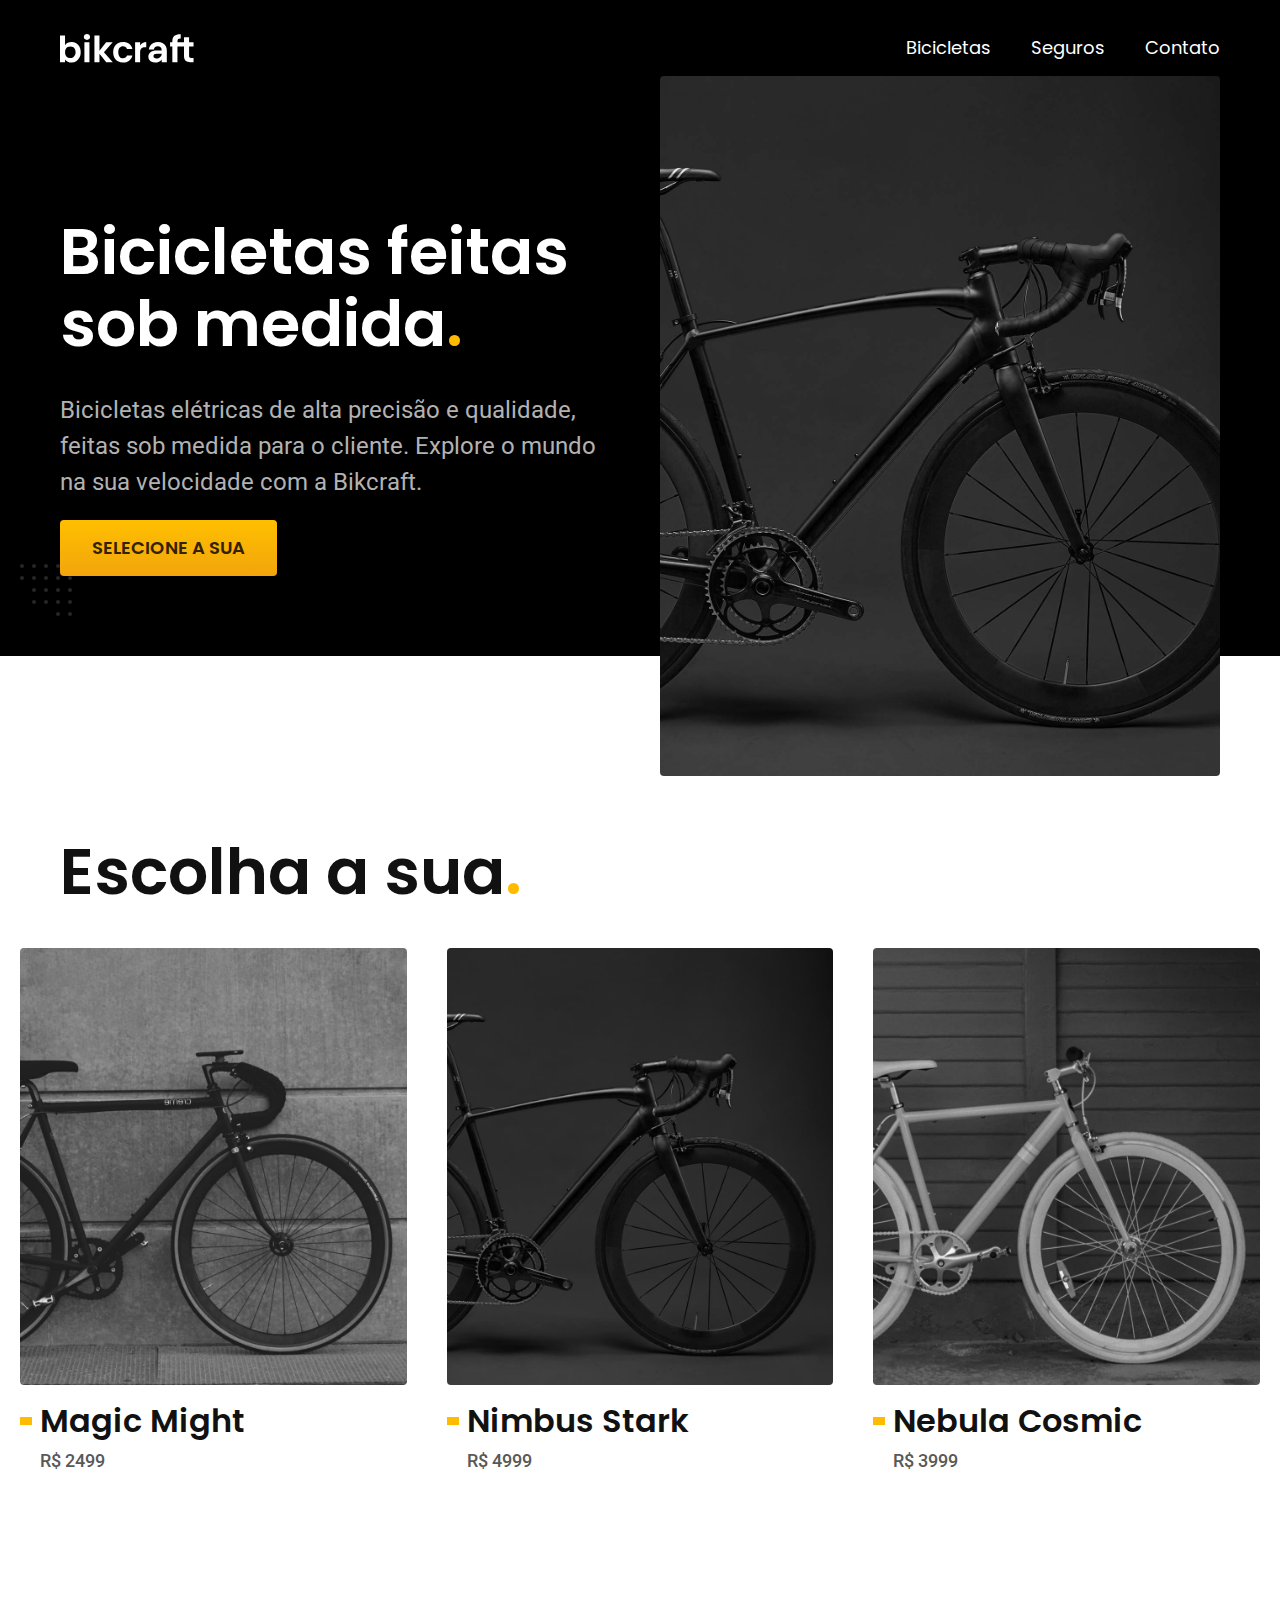
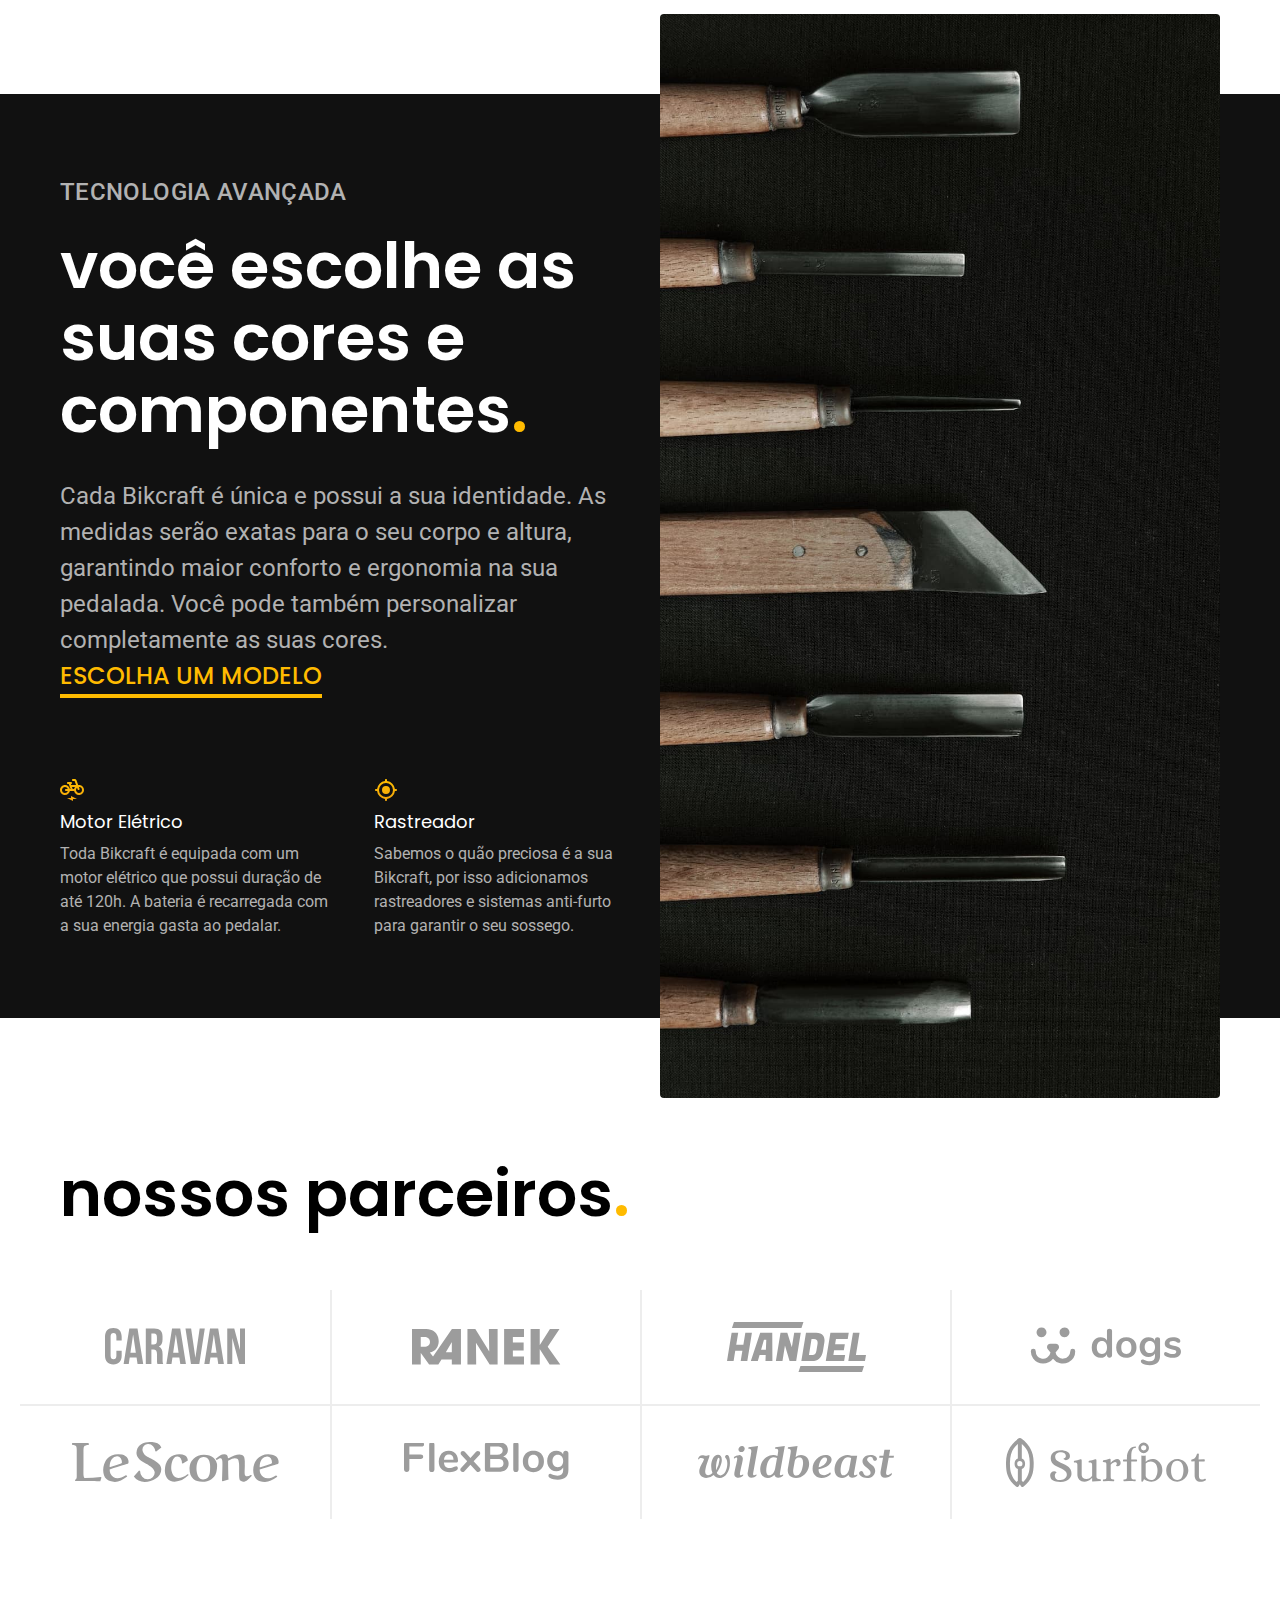
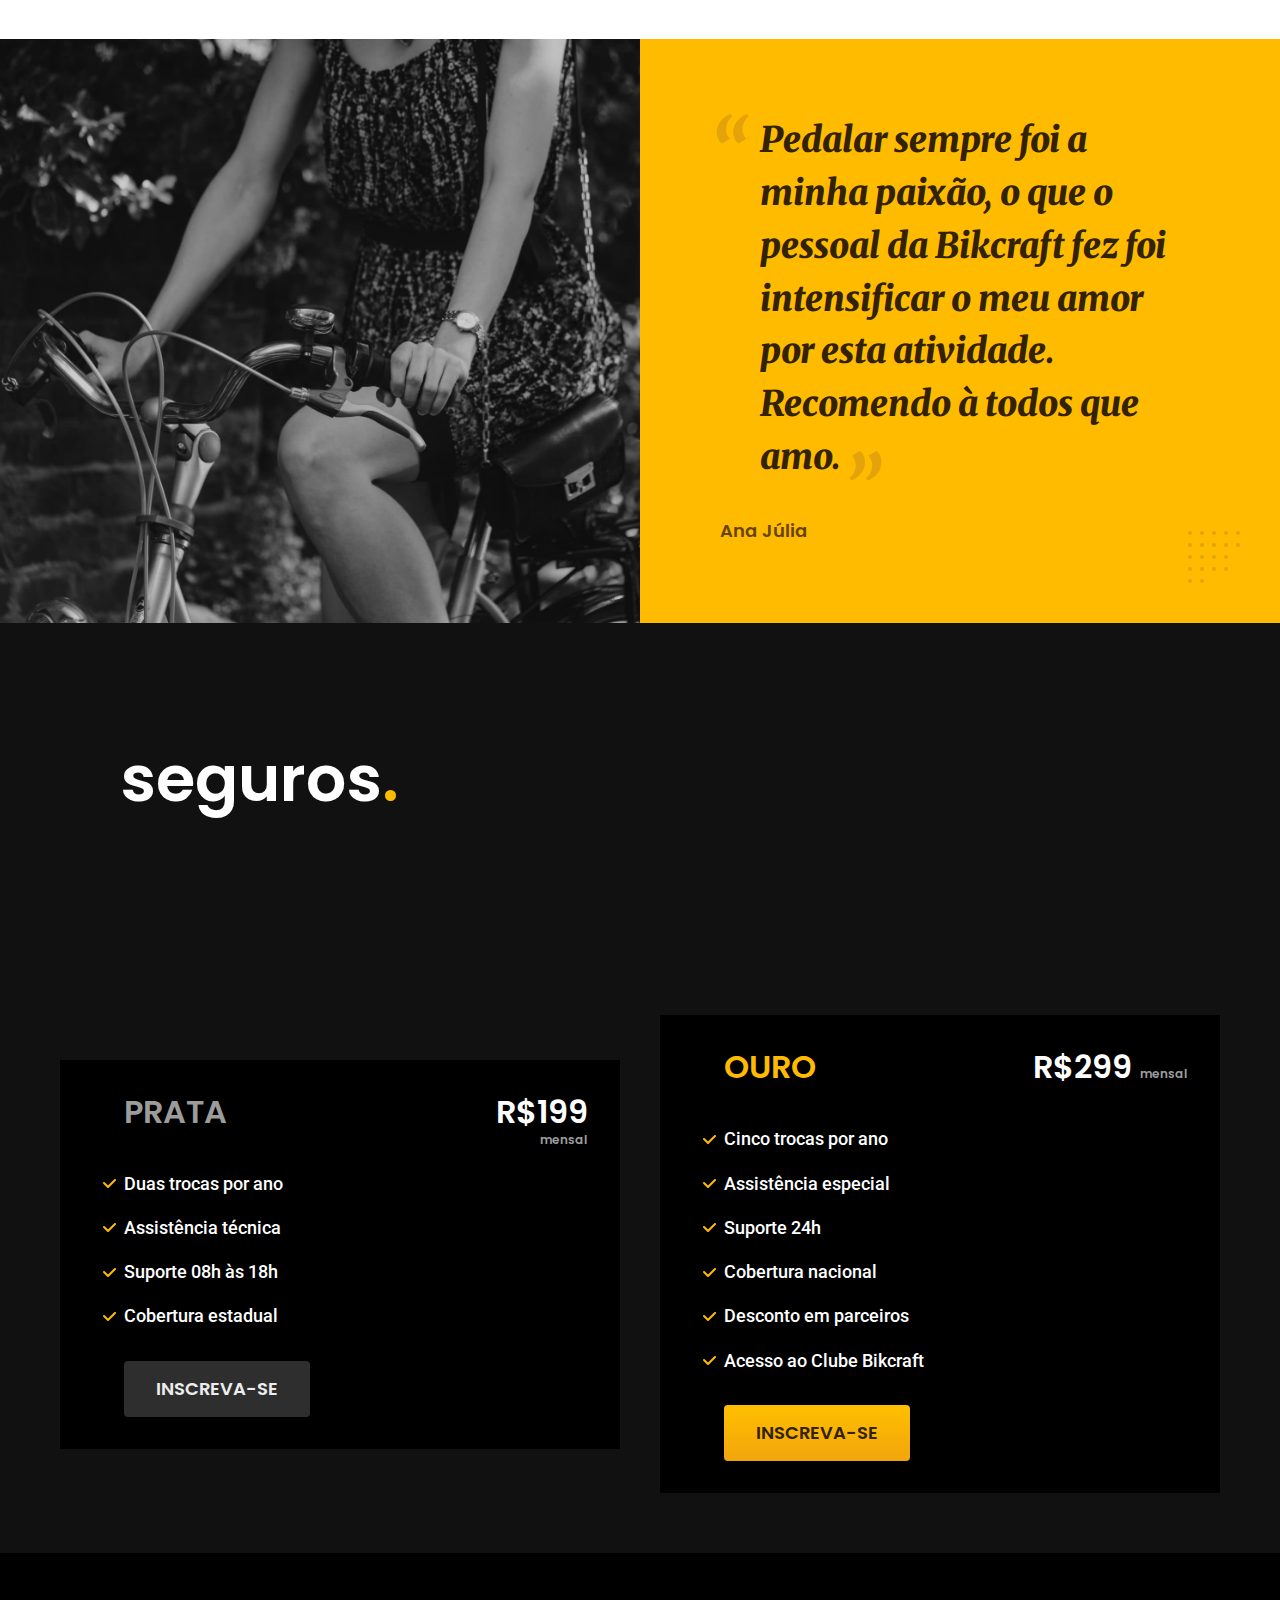
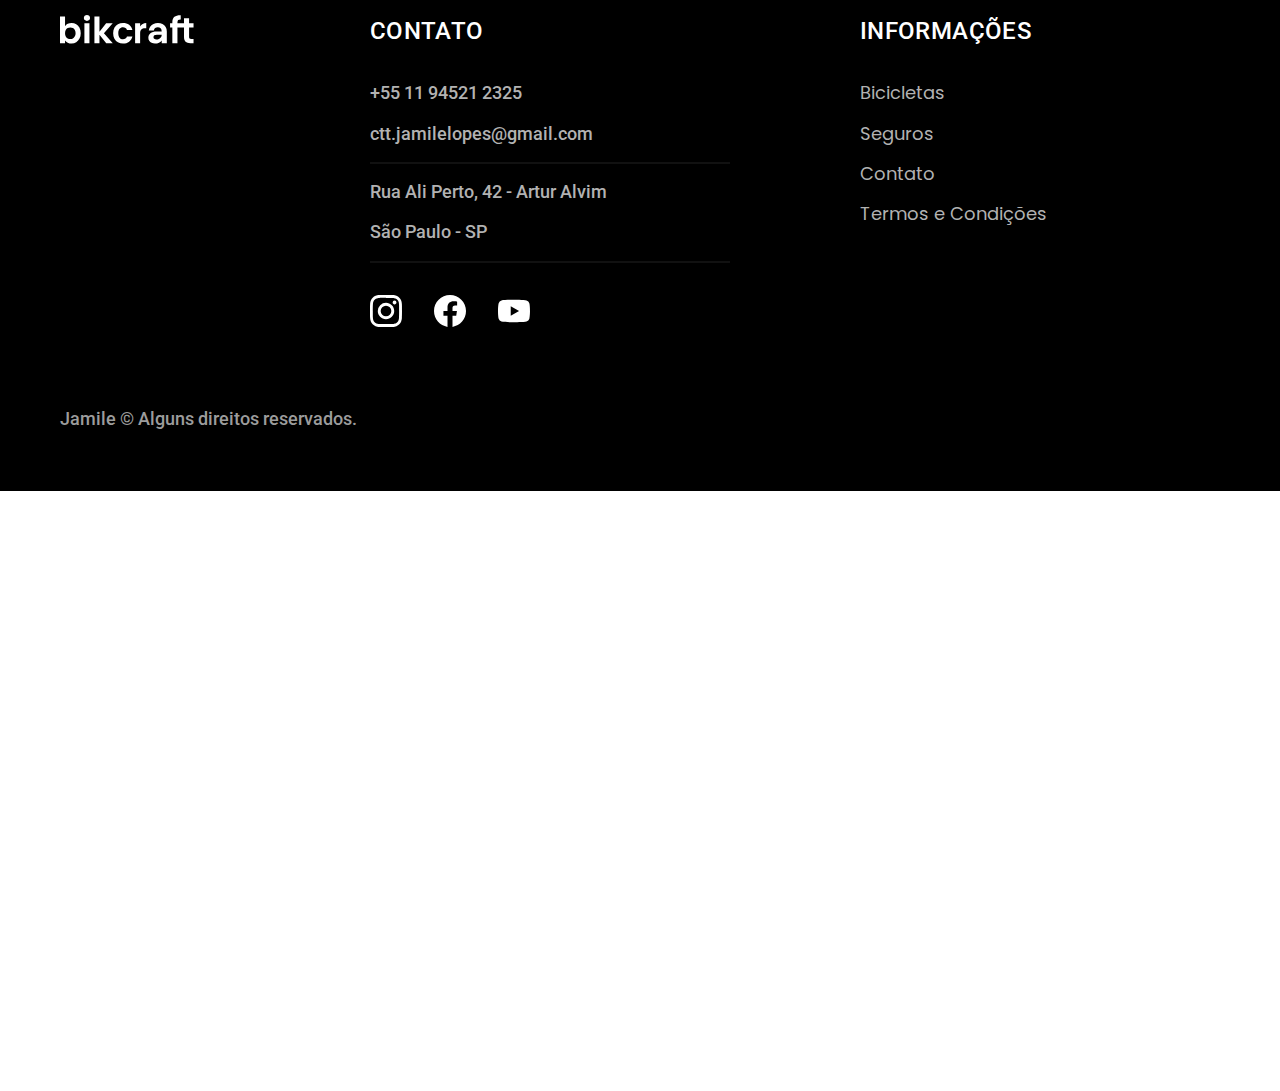
<file: index.html>
<!DOCTYPE html>
<html lang="pt-br">

<head>
  <meta charset="UTF-8">
  <meta http-equiv="X-UA-Compatible" content="IE=edge">
  <meta name="viewport" content="width=device-width, initial-scale=1.0">
  <title>Bikcraft - Bicicletas Elétricas</title>
  <meta name="description" content="Bicicletas elétricas de alta precisão e qualidade,  feitas sob medida para o cliente. Explore o mundo na sua velocidade com a Bikcraft.">
  <link rel="stylesheet" href="./css/style.css">
  <link rel="preconnect" href="https://fonts.googleapis.com">
  <link rel="preconnect" href="https://fonts.gstatic.com" crossorigin>
  <link href="https://fonts.googleapis.com/css2?family=Merriweather:ital,wght@1,700&family=Poppins:wght@400;600&family=Roboto:wght@500&display=swap" rel="stylesheet">
</head>

<body>
  <header class="header-bg">
    <div class="header container">
      <a href="./">
        <img src="./assets/bikcraft.svg" alt="Bikcraft">
      </a>
      <nav aria-label="primaria">
        <ul class="header-menu font-1-m cor-0">
          <li><a href="./bicicletas.html">Bicicletas</a></li>
          <li><a href="./seguros.html">Seguros</a></li>
          <li><a href="./contato.html">Contato</a></li>
        </ul>
      </nav>
    </div>
  </header>

  <main class="introducao-bg">
    <div class="introducao container">
      <div class="introducao-conteudo">
        <h1 class="font-1-xxl cor-0">Bicicletas feitas sob medida<span class="cor-p-1">.</span></h1>
        <p class="font-2-l cor-5">Bicicletas elétricas de alta precisão e qualidade, feitas sob medida para o cliente. Explore o mundo na sua velocidade com a Bikcraft.</p>
        <a class="botao" href="./bicicletas.html">Selecione a sua</a>
      </div>
      <div>
        <img src="./assets/fotos/introducao.jpg" alt="Bicicleta elétrica preta">
      </div>
    </div>
  </main>

  <article class="bicicletas-lista">
    <h2 class="container font-1-xxl">Escolha a sua<span class="cor-p-1">.</span></h2>
    <ul>
      <li>
        <a href="./bicicletas/magic.html">
          <img src="./assets/bicicletas/magic-home.jpg" alt="Bicicleta preta">
          <h3 class="font-1-xl">Magic Might</h3>
          <span class="font-2-m cor-8">R$ 2499</span>
        </a>
      </li>
      <li>
        <a href="./bicicletas/nimbus.html">
          <img src="./assets/bicicletas/nimbus-home.jpg" alt="Bicicleta preta">
          <h3 class="font-1-xl">Nimbus Stark</h3>
          <span class="font-2-m cor-8">R$ 4999</span>
        </a>
      </li>
      <li>
        <a href="./bicicletas/nebula.html">
          <img src="./assets/bicicletas/nebula-home.jpg" alt="Bicicleta preta">
          <h3 class="font-1-xl">Nebula Cosmic</h3>
          <span class="font-2-m cor-8">R$ 3999</span>
        </a>
      </li>
    </ul>
  </article>

  <article class="tecnologia-bg">
    <div class="tecnologia container">
      <div class="tecnologia-conteudo">
        <span class="font-2-l-b cor-5">Tecnologia avançada</span>
        <h2 class="font-1-xxl cor-0">você escolhe as suas cores e componentes<span class="cor-p-1">.</span></h2>
        <p class="font-2-l cor-5">Cada Bikcraft é única e possui a sua identidade. As medidas serão exatas para o seu corpo e altura, garantindo maior conforto e ergonomia na sua pedalada. Você pode também personalizar completamente as suas cores.</p>
        <a class="link" href="./bicicletas.html">Escolha um modelo</a>
        <div class="tecnologia-vantagens">
          <div>
            <img src="./assets/icones/eletrica.svg" alt="">
            <h3 class="font-1-m cor-0">Motor Elétrico</h3>
            <p class="font-2-s cor-5">Toda Bikcraft é equipada com um motor elétrico que possui duração de até 120h. A bateria é recarregada com a sua energia gasta ao pedalar.</p>
          </div>
          <div>
            <img src="./assets/icones/rastreador.svg" alt="">
            <h3 class="font-1-m cor-0">Rastreador</h3>
            <p class="font-2-s cor-5">Sabemos o quão preciosa é a sua Bikcraft, por isso adicionamos rastreadores e sistemas anti-furto para garantir o seu sossego.</p>
          </div>
        </div>
      </div>
      <div class="tecnologia-imagem">
        <img src="./assets/fotos/tecnologia.jpg" alt="">
      </div>
    </div>
  </article>

  <section class="parceiros" aria-label="Nossos Parceiros">
    <h2 class="container font-1-xxl cor-12">nossos parceiros<span class="cor-p-1">.</span></h2>
    <ul class="parceiros-lista">
      <li><img src="./assets/parceiros/caravan.svg" alt="Caravan"></li>
      <li><img src="./assets/parceiros/ranek.svg" alt="Ranek"></li>
      <li><img src="./assets/parceiros/handel.svg" alt="Handel"></li>
      <li><img src="./assets/parceiros/dogs.svg" alt="Dogs"></li>
      <li><img src="./assets/parceiros/lescone.svg" alt="Lescone"></li>
      <li><img src="./assets/parceiros/flexblog.svg" alt="Flexblog"></li>
      <li><img src="./assets/parceiros/wildbeast.svg" alt="Wildbeast"></li>
      <li><img src="./assets/parceiros/surfbot.svg" alt="Surfbot"></li>
    </ul>
  </section>

  <section class="depoimento" aria-label="Depoimento">
    <div>
      <img src="./assets/fotos/depoimento.jpg" width="1560" height="1360" alt="Pessoa pedalando uma bicicleta Bikcraft">
    </div>

    <div class="depoimento-conteudo">
      <blockquote class="font-2-xl cor-p-5">
        <p>Pedalar sempre foi a minha paixão, o que o pessoal da Bikcraft fez foi intensificar o meu amor por esta atividade. Recomendo à todos que amo.</p>
      </blockquote>
      <span class="font-1-m-b cor-p-4">Ana Júlia</span>
    </div>
  </section>

  <article class="seguros-bg">
    <div class="seguros container">
      <h2 class="font-1-xxl cor-0">seguros<span class="cor-p-1">.</span></h2>
      <div class="seguros-item">
        <h3 class="font-1-xl cor-6">PRATA</h3>
        <span class="mensal font-1-xl cor-0">R$199 <span class="font-1-xs cor-6">mensal</span></span>
        <ul class="font-2-m cor-0">
          <li>
            <span>Duas trocas por ano</span>
          </li>
          <li>
            <span> Assistência técnica</span>
          </li>
          <li>
            <span>Suporte 08h às 18h</span>
          </li>
          <li>
            <span>Cobertura estadual</span>
          </li>
        </ul>
        <a class="botao secundario" href="./orcamento.html">INSCREVA-SE</a>
      </div>

      <div class="seguros-item">
        <h3 class="font-1-xl cor-p-1">OURO</h3>
        <span class="font-1-xl cor-0">R$299 <span class="font-1-xs cor-6">mensal</span></span>
        <ul class="font-2-m cor-0">
          <li>
            <span>Cinco trocas por ano</span>
          </li>
          <li>
            <span>Assistência especial</span>
          </li>
          <li>
            <span>Suporte 24h</span>
          </li>
          <li>
            <span>Cobertura nacional</span>
          </li>
          <li>
            <span>Desconto em parceiros</span>
          </li>
          <li>
            <span>Acesso ao Clube Bikcraft</span>
          </li>
        </ul>
        <a class="botao" href="./orcamento.html">INSCREVA-SE</a>
      </div>
    </div>
    </div>
  </article>

  <footer class="footer-bg">
    <div class="footer container">
      <img src="./assets/bikcraft.svg" alt="Bikcraft">
      <div class="footer-contato">
        <h3 class="font-2-l-b cor-0 ">CONTATO</h3>
        <ul class="font-2-m cor-5">
          <li><a href="tel:+5511945212325">+55 11 94521 2325</a></li>
          <li><a href="mailto:ctt.jamilelopes@gmail.com">ctt.jamilelopes@gmail.com</a></li>
          <li>Rua Ali Perto, 42 - Artur Alvim</li>
          <li>São Paulo - SP</li>
        </ul>
        <div class="footer-redes">
          <a href="./"><img src="./assets/redes/instagram.svg" alt="Instagram"></a>
          <a href="./"><img src="./assets/redes/facebook.svg" alt="Facebook"></a>
          <a href="./"><img src="./assets/redes/youtube.svg" alt="Youtube"></a>
        </div>
      </div>

      <div class="footer-informacoes">
        <h3 class="font-2-l-b cor-0">INFORMAÇÕES</h3>
        <nav>
          <ul class="font-1-m cor-5">
            <li><a href="./bicicletas.html">Bicicletas</a></li>
            <li><a href="./seguros.html">Seguros</a></li>
            <li><a href="./contato.html">Contato</a></li>
            <li><a href="./termos.html">Termos e Condições</a></li>
          </ul>
        </nav>
      </div>
      <p class="footer-copy font-2-m cor-6">Jamile © Alguns direitos reservados.</p>
    </div>
  </footer>
</body>

</html>
</file>
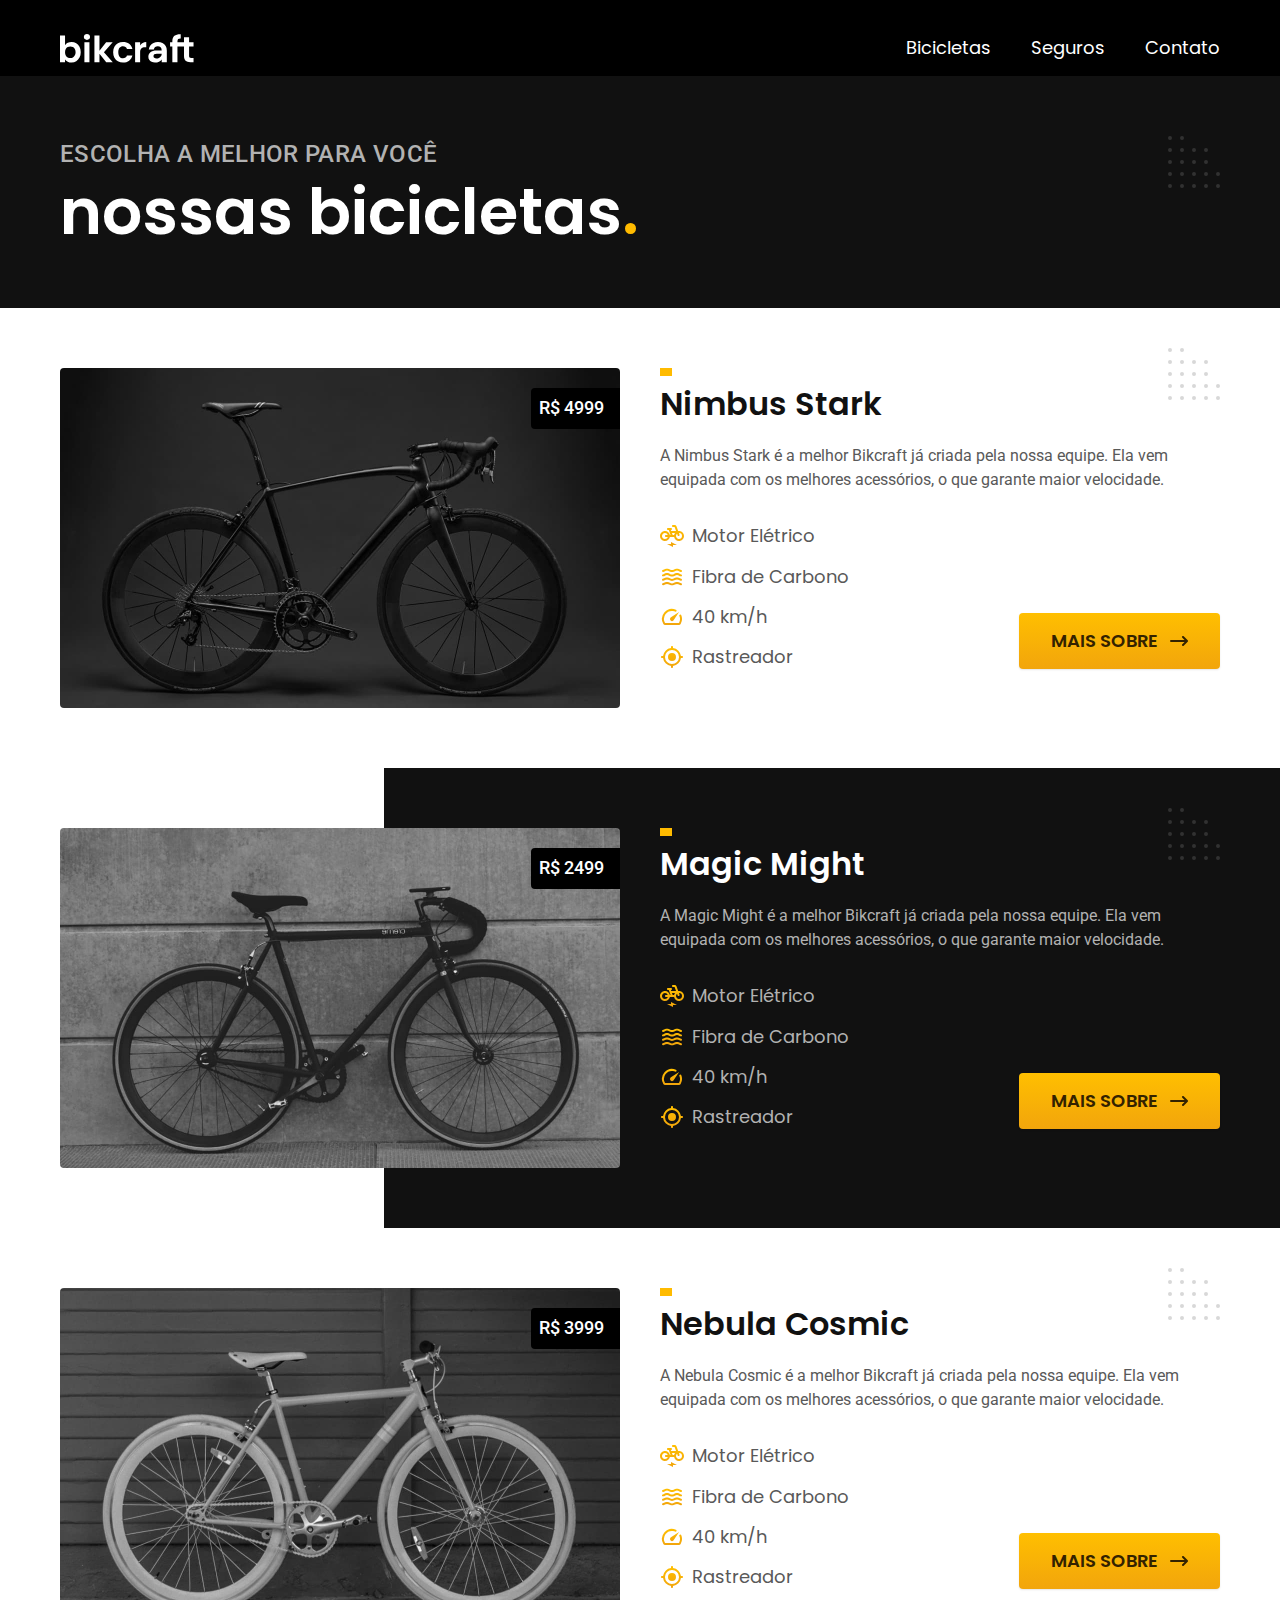
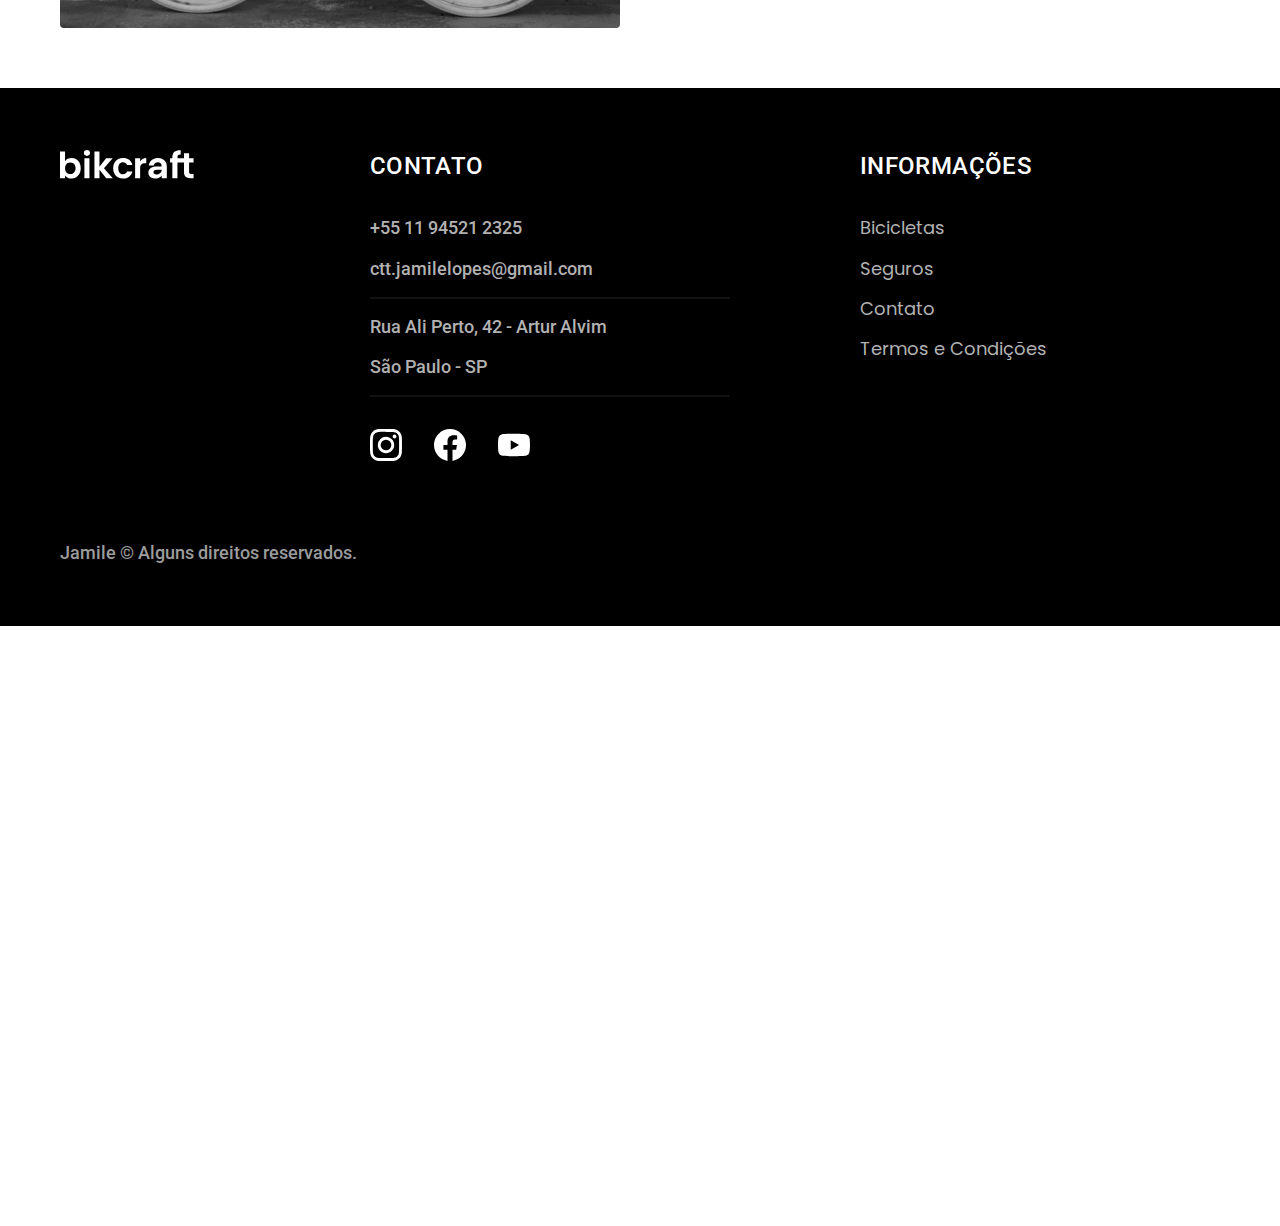
<file: bicicletas.html>
<!DOCTYPE html>
<html lang="pt-br">

<head>
  <meta charset="UTF-8">
  <meta http-equiv="X-UA-Compatible" content="IE=edge">
  <meta name="viewport" content="width=device-width, initial-scale=1.0">
  <title>Bicicletas | Bikcraft</title>
  <meta name="description" content="Bicicletas.">
  <link rel="stylesheet" href="./css/style.css">
  <link rel="preconnect" href="https://fonts.googleapis.com">
  <link rel="preconnect" href="https://fonts.gstatic.com" crossorigin>
  <link href="https://fonts.googleapis.com/css2?family=Merriweather:ital,wght@1,700&family=Poppins:wght@400;600&family=Roboto:wght@500&display=swap" rel="stylesheet">
</head>

<body id="bicicletas">
  <header class="header-bg">
    <div class="header container">
      <a href="./">
        <img src="./assets/bikcraft.svg" alt="Bikcraft">
      </a>
      <nav aria-label="primaria">
        <ul class="header-menu font-1-m cor-0">
          <li><a href="./bicicletas.html">Bicicletas</a></li>
          <li><a href="./seguros.html">Seguros</a></li>
          <li><a href="./contato.html">Contato</a></li>
        </ul>
      </nav>
    </div>
  </header>

  <main class="main">
    <div class="titulo-bg">
      <div class="titulo container">
        <p class="font-2-l-b cor-5">Escolha a melhor para você</p>
        <h1 class="font-1-xxl cor-0">nossas bicicletas<span class="cor-p-1">.</span></h1>
      </div>
    </div>

    <div class="bicicletas container">
      <div class="bicicletas-imagem">
        <img src="./assets/bicicletas/nimbus.jpg" alt="Bicicleta preta">
        <span class="font-2-m cor-0">R$ 4999</span>
      </div>
      <div class="bicicletas-conteudo">
        <h2 class="font-1-xl">Nimbus Stark</h2>
        <p class="font-2-s cor-8">A Nimbus Stark é a melhor Bikcraft já criada pela nossa equipe. Ela vem equipada com os melhores acessórios, o que garante maior velocidade.</p>
        <ul class="font-1-m cor-8">
          <li>
            <img src="./assets/icones/eletrica.svg" alt="">Motor Elétrico
          </li>
          <li>
            <img src="./assets/icones/carbono.svg" alt="">Fibra de Carbono
          </li>
          <li>
            <img src="./assets/icones/velocidade.svg" alt="">40 km/h
          </li>
          <li>
            <img src="./assets/icones/rastreador.svg" alt="">Rastreador
          </li>
        </ul>
        <a class="botao seta" href="./bicicletas/nimbus.html">Mais Sobre</a>
      </div>
    </div>

    <div class="bicicletas-bg">
      <div class="bicicletas container">
        <div class="bicicletas-imagem">
          <img src="./assets/bicicletas/magic.jpg" alt="Bicicleta preta">
          <span class="font-2-m cor-0">R$ 2499</span>
        </div>
        <div class="bicicletas-conteudo">
          <h2 class="font-1-xl cor-0">Magic Might</h2>
          <p class="font-2-s cor-5">A Magic Might é a melhor Bikcraft já criada pela nossa equipe. Ela vem equipada com os melhores acessórios, o que garante maior velocidade.</p>
          <ul class="font-1-m cor-5">
            <li>
              <img src="./assets/icones/eletrica.svg" alt="">Motor Elétrico
            </li>
            <li>
              <img src="./assets/icones/carbono.svg" alt="">Fibra de Carbono
            </li>
            <li>
              <img src="./assets/icones/velocidade.svg" alt="">40 km/h
            </li>
            <li>
              <img src="./assets/icones/rastreador.svg" alt="">Rastreador
            </li>
          </ul>
          <a class="botao seta" href="./bicicletas/magic.html">Mais Sobre</a>
        </div>
      </div>
    </div>

    <div class="bicicletas container">
      <div class="bicicletas-imagem">
        <img src="./assets/bicicletas/nebula.jpg" alt="Bicicleta branca">
        <span class="font-2-m cor-0">R$ 3999</span>
      </div>
      <div class="bicicletas-conteudo">
        <h2 class="font-1-xl">Nebula Cosmic</h2>
        <p class="font-2-s cor-8">A Nebula Cosmic é a melhor Bikcraft já criada pela nossa equipe. Ela vem equipada com os melhores acessórios, o que garante maior velocidade.</p>
        <ul class="font-1-m cor-8">
          <li>
            <img src="./assets/icones/eletrica.svg" alt="">Motor Elétrico
          </li>
          <li>
            <img src="./assets/icones/carbono.svg" alt="">Fibra de Carbono
          </li>
          <li>
            <img src="./assets/icones/velocidade.svg" alt="">40 km/h
          </li>
          <li>
            <img src="./assets/icones/rastreador.svg" alt="">Rastreador
          </li>
        </ul>
        <a class="botao seta" href="./bicicletas/nebula.html">Mais Sobre</a>
      </div>
    </div>

  </main>

  <footer class="footer-bg">
    <div class="footer container">
      <img src="./assets/bikcraft.svg" alt="Bikcraft">
      <div class="footer-contato">
        <h3 class="font-2-l-b cor-0 ">CONTATO</h3>
        <ul class="font-2-m cor-5">
          <li><a href="tel:+5511945212325">+55 11 94521 2325</a></li>
          <li><a href="mailto:ctt.jamilelopes@gmail.com">ctt.jamilelopes@gmail.com</a></li>
          <li>Rua Ali Perto, 42 - Artur Alvim</li>
          <li>São Paulo - SP</li>
        </ul>
        <div class="footer-redes">
          <a href="./"><img src="./assets/redes/instagram.svg" alt="Instagram"></a>
          <a href="./"><img src="./assets/redes/facebook.svg" alt="Facebook"></a>
          <a href="./"><img src="./assets/redes/youtube.svg" alt="Youtube"></a>
        </div>
      </div>

      <div class="footer-informacoes">
        <h3 class="font-2-l-b cor-0">INFORMAÇÕES</h3>
        <nav>
          <ul class="font-1-m cor-5">
            <li><a href="./bicicletas.html">Bicicletas</a></li>
            <li><a href="./seguros.html">Seguros</a></li>
            <li><a href="./contato.html">Contato</a></li>
            <li><a href="./termos.html">Termos e Condições</a></li>
          </ul>
        </nav>
      </div>
      <p class="footer-copy font-2-m cor-6">Jamile © Alguns direitos reservados.</p>
    </div>
  </footer>
</body>

</html>
</file>
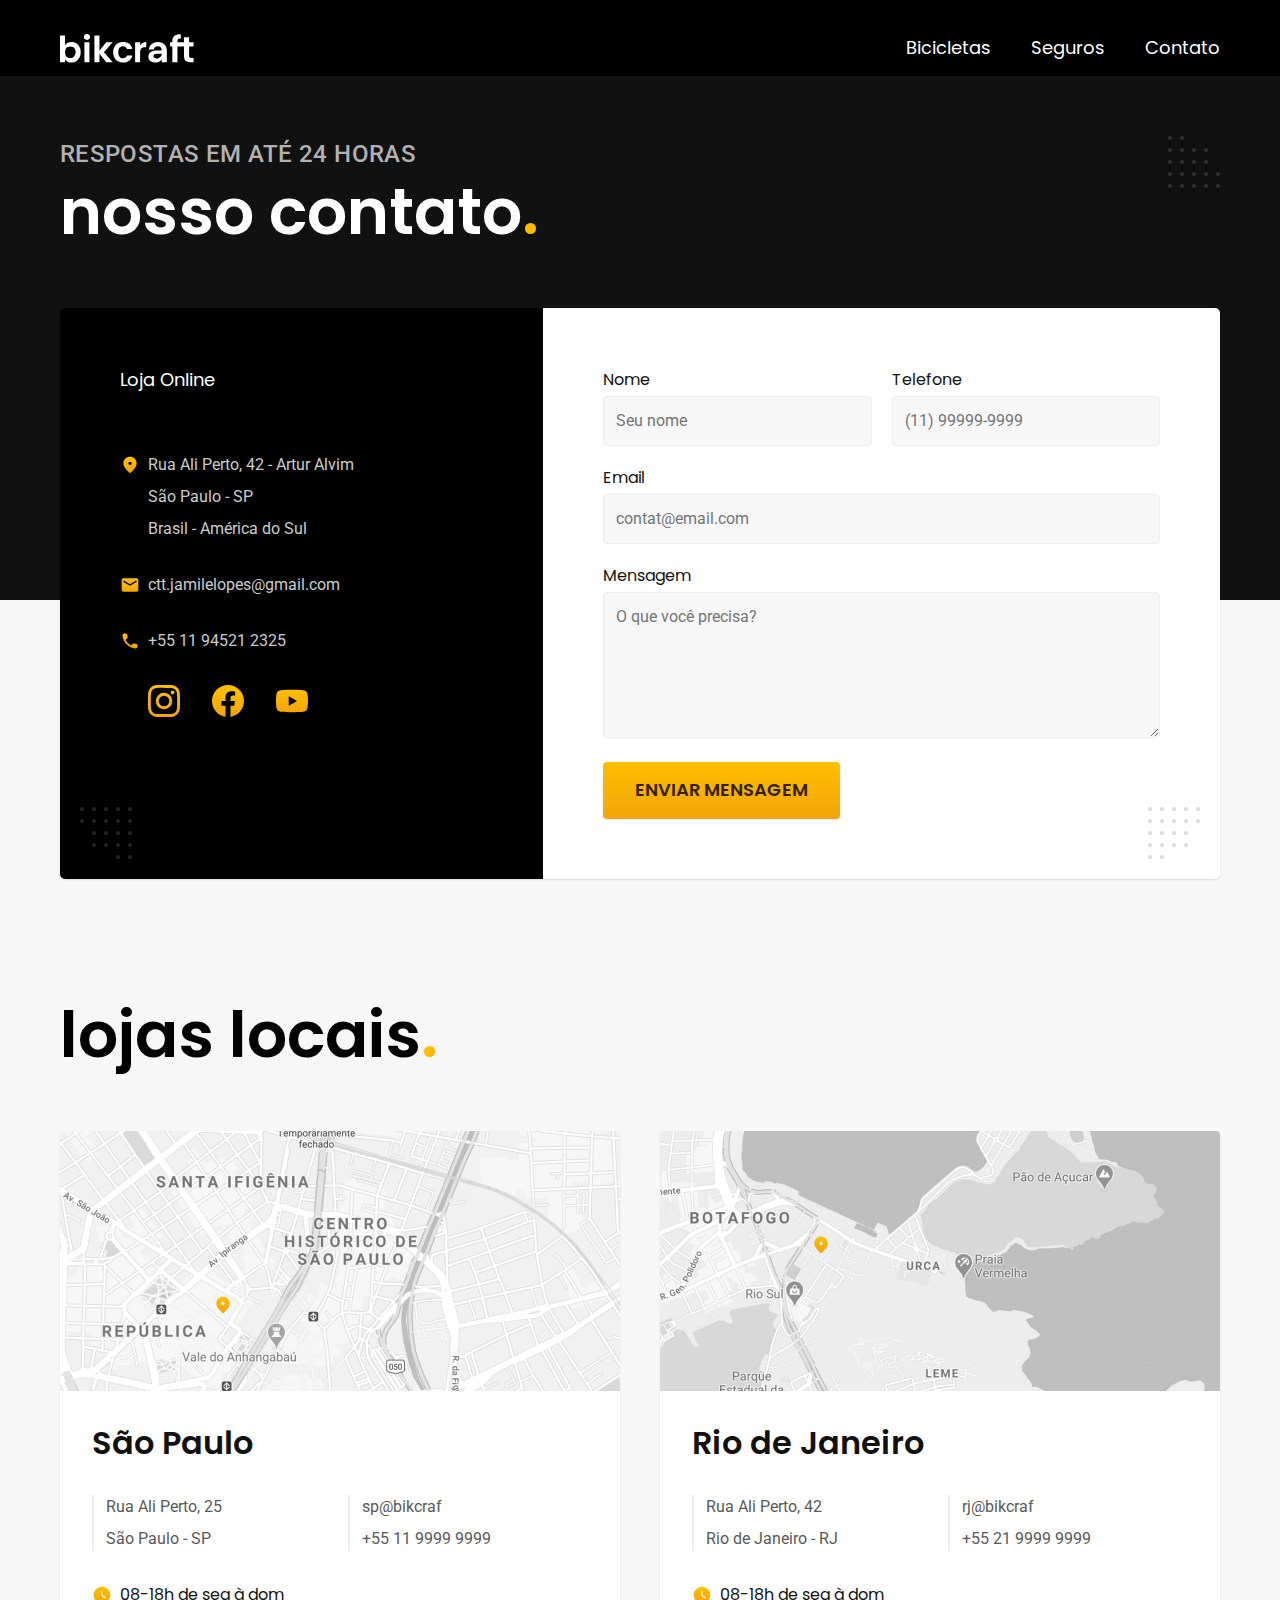
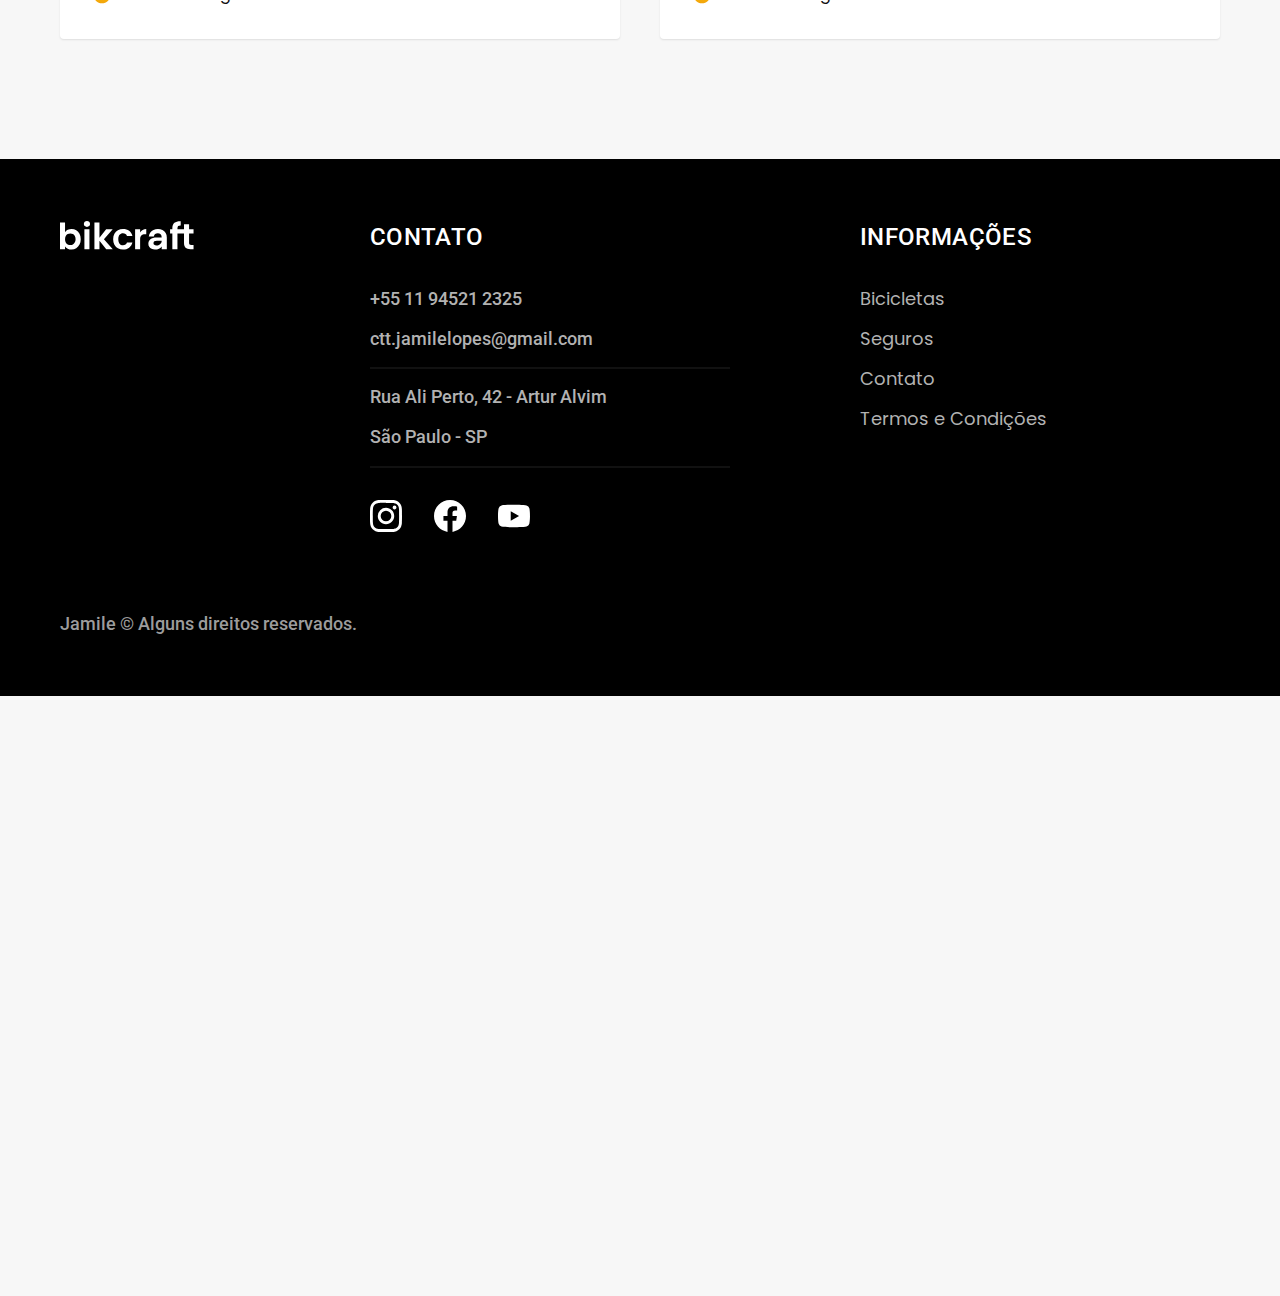
<file: contato.html>
<!DOCTYPE html>
<html lang="pt-br">

<head>
  <meta charset="UTF-8">
  <meta http-equiv="X-UA-Compatible" content="IE=edge">
  <meta name="viewport" content="width=device-width, initial-scale=1.0">
  <title>Contato | Bikcraft</title>
  <meta name="description" content="Contato.">
  <link rel="preload" href="./css/style.css" as="style">
  <link rel="stylesheet" href="./css/style.css">
  <link rel="preconnect" href="https://fonts.googleapis.com">
  <link rel="preconnect" href="https://fonts.gstatic.com" crossorigin>
  <link href="https://fonts.googleapis.com/css2?family=Merriweather:ital,wght@1,700&family=Poppins:wght@400;600&family=Roboto:wght@500&display=swap" rel="stylesheet">
</head>

<body id="contato">
  <header class="header-bg">
    <div class="header container">
      <a href="./">
        <img src="./assets/bikcraft.svg" alt="Bikcraft">
      </a>
      <nav aria-label="primaria">
        <ul class="header-menu font-1-m cor-0">
          <li><a href="./bicicletas.html">Bicicletas</a></li>
          <li><a href="./seguros.html">Seguros</a></li>
          <li><a href="./contato.html">Contato</a></li>
        </ul>
      </nav>
    </div>
  </header>

  <main class="main">
    <div class="titulo-bg">
      <div class="titulo container">
        <p class="font-2-l-b cor-5">respostas em até 24 horas</p>
        <h1 class="font-1-xxl cor-0">nosso contato<span class="cor-p-1">.</span></h1>
      </div>
    </div>

    <div class="contato container">
      <section class="contato-dados" aria-label="Endereço">
        <h2 class="font-1-m cor-0 ">Loja Online</h2>
        <div class="contato-endereco font-2-s cor-4">
          <p>Rua Ali Perto, 42 - Artur Alvim</p>
          <p>São Paulo - SP</p>
          <p>Brasil - América do Sul</p>
        </div>
        <address class="contato-meios font-2-s cor-4">
          <a href="mailto:ctt.jamilelopes@gmail.com">ctt.jamilelopes@gmail.com</a>
          <a href="tel:+5511945212325">+55 11 94521 2325</a>
        </address>
        <div class="contato-redes">
          <a href="./"><img src="./assets/redes/instagram-p.svg" alt="Instagram"></a>
          <a href="./"><img src="./assets/redes/facebook-p.svg" alt="Facebook"></a>
          <a href="./"><img src="./assets/redes/youtube-p.svg" alt="Youtube"></a>
        </div>
      </section>
      <section class="contato-formulario" aria-label="Formulário">
        <form class="form" action="./contato.html">
          <div>
            <label for="nome">Nome</label>
            <input type="text" id="nome" name="nome" placeholder="Seu nome">
          </div>
          <div>
            <label for="telefone">Telefone</label>
            <input type="number" id="telefone" name="telefone" placeholder="(11) 99999-9999">
          </div>
          <div class="col-2">
            <label for="email">Email</label>
            <input type="email" id="email" name="email" placeholder="contat@email.com">
          </div>
          <div class="col-2">
            <label for="mensagem">Mensagem</label>
            <textarea rows="5" id="mensagem" name="mensagem" placeholder="O que você precisa?"></textarea>
          </div>
          <button class="botao col-2">Enviar mensagem</button>
        </form>
      </section>
    </div>
  </main>

  <article class="lojas container">
    <h2 class="font-1-xxl cor-12">lojas locais<span class="cor-p-1">.</span></h2>
    <div class="lojas-item">
      <img src="../assets/lojas/sp.jpg" alt="mapa marcando o endereço em Rua Ali Perto, 25 - São Paulo - SP">
      <div class="lojas-conteudo">
        <h3 class="font-1-xl">São Paulo</h3>
        <div class="lojas-dados font-2-s cor-8">
          <p>Rua Ali Perto, 25</p>
          <p>São Paulo - SP</p>
        </div>
        <div class="lojas-dados font-2-s cor-8">
          <a href="mailto:sp@bikcraf">sp@bikcraf</a>
          <a href="tel:+5511999999999">+55 11 9999 9999</a>
        </div>
        <p class="lojas-tempo font-1-s"><img src="./assets/icones/horario.svg" alt="">08-18h de seg à dom</p>
      </div>
    </div>
    <div class="lojas-item">
      <img src="../assets/lojas/rj.jpg" alt="mapa marcando o endereço em Rua Ali Longe, 42 - Rio de Janeiro - RJ">
      <div class="lojas-conteudo">
        <h3 class="font-1-xl">Rio de Janeiro</h3>
        <div class="lojas-dados font-2-s cor-8">
          <p>Rua Ali Perto, 42</p>
          <p>Rio de Janeiro - RJ</p>
        </div>
        <div class="lojas-dados font-2-s cor-8">
          <a href="mailto:rj@bikcraf">rj@bikcraf</a>
          <a href="tel:+5521999999999">+55 21 9999 9999</a>
        </div>
        <p class="lojas-tempo font-1-s"><img src="./assets/icones/horario.svg" alt="">08-18h de seg à dom</p>
      </div>
    </div>
  </article>

  <footer class="footer-bg">
    <div class="footer container">
      <img src="./assets/bikcraft.svg" alt="Bikcraft">
      <div class="footer-contato">
        <h3 class="font-2-l-b cor-0 ">CONTATO</h3>
        <ul class="font-2-m cor-5">
          <li><a href="tel:+5511945212325">+55 11 94521 2325</a></li>
          <li><a href="mailto:ctt.jamilelopes@gmail.com">ctt.jamilelopes@gmail.com</a></li>
          <li>Rua Ali Perto, 42 - Artur Alvim</li>
          <li>São Paulo - SP</li>
        </ul>
        <div class="footer-redes">
          <a href="./"><img src="./assets/redes/instagram.svg" alt="Instagram"></a>
          <a href="./"><img src="./assets/redes/facebook.svg" alt="Facebook"></a>
          <a href="./"><img src="./assets/redes/youtube.svg" alt="Youtube"></a>
        </div>
      </div>

      <div class="footer-informacoes">
        <h3 class="font-2-l-b cor-0">INFORMAÇÕES</h3>
        <nav>
          <ul class="font-1-m cor-5">
            <li><a href="./bicicletas.html">Bicicletas</a></li>
            <li><a href="./seguros.html">Seguros</a></li>
            <li><a href="./contato.html">Contato</a></li>
            <li><a href="./termos.html">Termos e Condições</a></li>
          </ul>
        </nav>
      </div>
      <p class="footer-copy font-2-m cor-6">Jamile © Alguns direitos reservados.</p>
    </div>
  </footer>
</body>

</html>
</file>
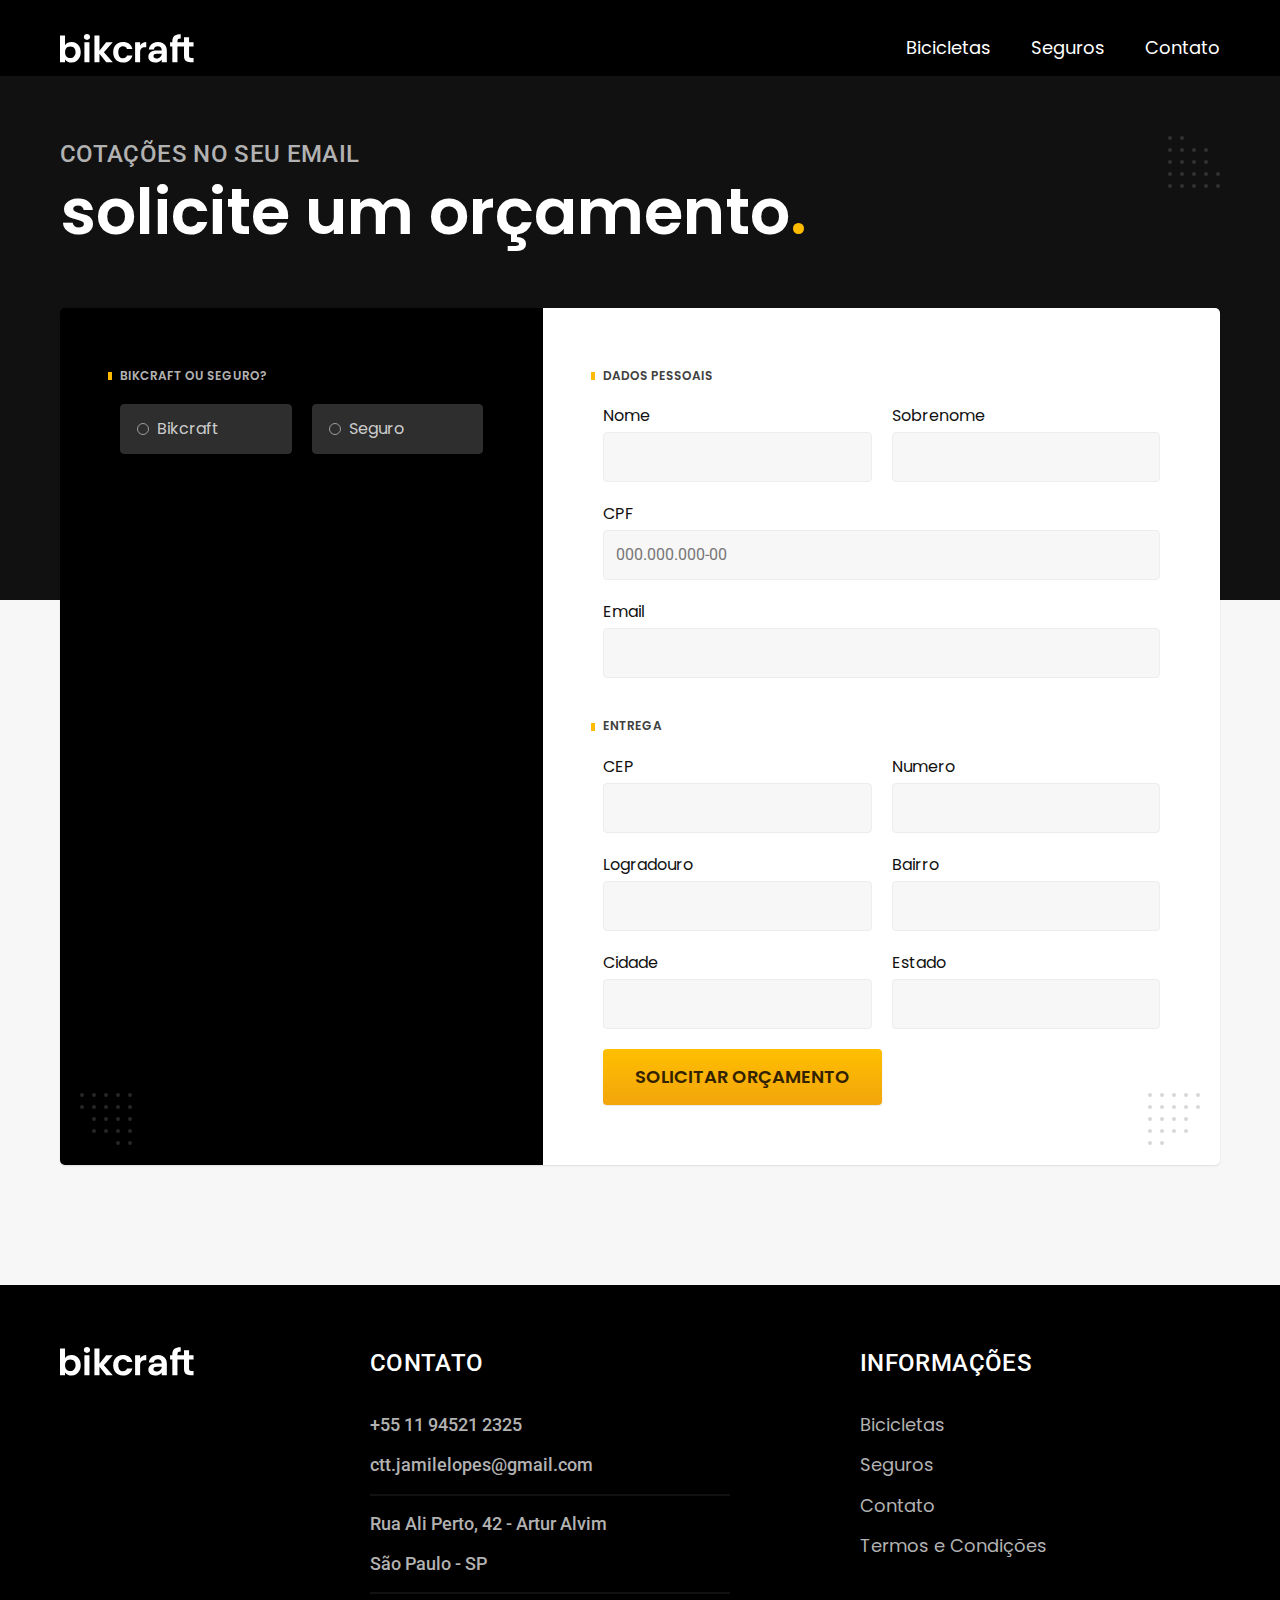
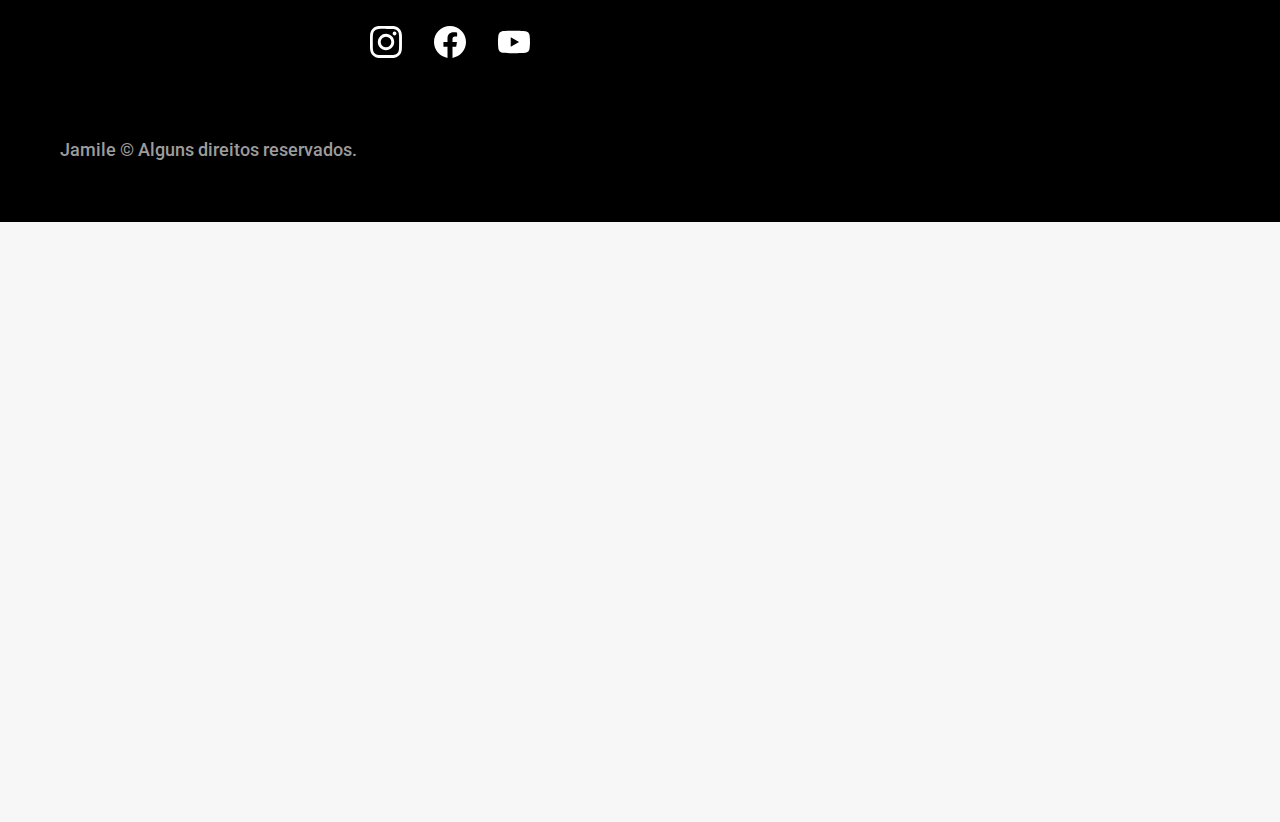
<file: orcamento.html>
<!DOCTYPE html>
<html lang="pt-br">

<head>
  <meta charset="UTF-8">
  <meta http-equiv="X-UA-Compatible" content="IE=edge">
  <meta name="viewport" content="width=device-width, initial-scale=1.0">
  <title>Orçamento | Bikcraft</title>
  <meta name="description" content="Orçamento.">
  <link rel="stylesheet" href="./css/style.css">
  <link rel="preconnect" href="https://fonts.googleapis.com">
  <link rel="preconnect" href="https://fonts.gstatic.com" crossorigin>
  <link href="https://fonts.googleapis.com/css2?family=Merriweather:ital,wght@1,700&family=Poppins:wght@400;600&family=Roboto:wght@500&display=swap" rel="stylesheet">
</head>

<body id="orcamento">
  <header class="header-bg">
    <div class="header container">
      <a href="./">
        <img src="./assets/bikcraft.svg" alt="Bikcraft">
      </a>
      <nav aria-label="primaria">
        <ul class="header-menu font-1-m cor-0">
          <li><a href="./bicicletas.html">Bicicletas</a></li>
          <li><a href="./seguros.html">Seguros</a></li>
          <li><a href="./contato.html">Contato</a></li>
        </ul>
      </nav>
    </div>
  </header>

  <main>
    <div class="titulo-bg">
      <div class="titulo container">
        <p class="font-2-l-b cor-5">COTAÇÕES NO SEU EMAIL</p>
        <h1 class="font-1-xxl cor-0">solicite um orçamento<span class="cor-p-1">.</span></h1>
      </div>
    </div>

    <form class="orcamento container" action="./orcamento.html">
      <div class="orcamento-produto">
        <h2 class="font-1-xs cor-5">Bikcraft ou Seguro?</h2>

        <input type="radio" name="tipo" value="bikcraft" id="bikcraft">
        <label for="bikcraft">Bikcraft</label>

        <input type="radio" name="tipo" value="seguro" id="seguro">
        <label for="seguro">Seguro</label>

        <div class="orcamento-conteudo" id="orcamento-bikcraft">
          <h2 class="font-1-xs cor-5">Escolha a sua</h2>

          <input type="radio" name="produto" value="nimbus" id="nimbus">
          <label for="nimbus">Nimbus Stark <span>R$ 4999</span></label>
          <div class="orcamento-detalhes">
            <ul class="font-1-xs cor-8">
              <li><img src="./assets/icones/eletrica.svg" alt=""> Motor Elétrico</li>
              <li><img src="./assets/icones/carbono.svg" alt=""> Fibra de Carbono</li>
              <li><img src="./assets/icones/velocidade.svg" alt=""> 50 km/h</li>
              <li><img src="./assets/icones/rastreador.svg" alt=""> Rastreador</li>
            </ul>
            <img src="./assets/bicicletas/nimbus.jpg" alt="Bicicleta preta">
          </div>

          <input type="radio" name="produto" value="magic" id="magic">
          <label for="magic">Magic Might <span>R$ 2499</span></label>
          <div class="orcamento-detalhes">
            <ul class="font-1-xs cor-8">
              <li><img src="./assets/icones/eletrica.svg" alt=""> Motor Elétrico</li>
              <li><img src="./assets/icones/carbono.svg" alt=""> Fibra de Carbono</li>
              <li><img src="./assets/icones/velocidade.svg" alt=""> 45 km/h</li>
              <li><img src="./assets/icones/rastreador.svg" alt=""> Rastreador</li>
            </ul>
            <img src="./assets/bicicletas/magic.jpg" alt="Bicicleta preta">
          </div>

          <input type="radio" name="produto" value="nebula" id="nebula">
          <label for="nebula">Nebula Cosmic <span>R$ 3999</span></label>
          <div class="orcamento-detalhes">
            <ul class="font-1-xs cor-8">
              <li><img src="./assets/icones/eletrica.svg" alt=""> Motor Elétrico</li>
              <li><img src="./assets/icones/carbono.svg" alt=""> Fibra de Carbono</li>
              <li><img src="./assets/icones/velocidade.svg" alt=""> 40 km/h</li>
              <li><img src="./assets/icones/rastreador.svg" alt=""> Rastreador</li>
            </ul>
            <img src="./assets/bicicletas/nebula.jpg" alt="Bicicleta branca">
          </div>
        </div>

        <div class="orcamento-conteudo" id="orcamento-seguro">
          <h2 class="font-1-xs cor-5">Escolha o plano</h2>

          <input type="radio" name="produto" value="prata" id="prata">
          <label for="prata">Prata <span>R$ 199</span></label>

          <input type="radio" name="produto" value="ouro" id="ouro">
          <label for="ouro">Ouro <span>R$ 299</span></label>
        </div>
      </div>

      <div class="orcamento-dados form">
        <h2 class="font-1-xs cor-9 col-2">dados pessoais</h2>
        <div>
          <label for="nome">Nome</label>
          <input type="text" id="nome" name="nome">
        </div>
        <div>
          <label for="sobrenome">Sobrenome</label>
          <input type="text" id="sobrenome" name="sobrenome">
        </div>
        <div class="col-2">
          <label for="cpf">CPF</label>
          <input type="text" id="cpf" name="cpf" placeholder="000.000.000-00">
        </div>
        <div class="col-2">
          <label for="email">Email</label>
          <input type="text" id="email" name="email">
        </div>

        <h2 class="font-1-xs cor-9 col-2">Entrega</h2>
        <div>
          <label for="cep">CEP</label>
          <input type="text" id="cep" name="cep">
        </div>
        <div>
          <label for="numero">Numero</label>
          <input type="text" id="numero" name="numero">
        </div>
        <div>
          <label for="logradouro">Logradouro</label>
          <input type="text" id="logradouro" name="logradouro">
        </div>
        <div>
          <label for="bairro">Bairro</label>
          <input type="text" id="bairro" name="bairro">
        </div>
        <div>
          <label for="cidade">Cidade</label>
          <input type="text" id="cidade" name="cidade">
        </div>
        <div>
          <label for="estado">Estado</label>
          <input type="text" id="estado" name="estado">
        </div>
        <button class="botao col-2">Solicitar Orçamento</button>
      </div>
    </form>
  </main>

  <footer class="footer-bg">
    <div class="footer container">
      <img src="./assets/bikcraft.svg" alt="Bikcraft">
      <div class="footer-contato">
        <h3 class="font-2-l-b cor-0 ">CONTATO</h3>
        <ul class="font-2-m cor-5">
          <li><a href="tel:+5511945212325">+55 11 94521 2325</a></li>
          <li><a href="mailto:ctt.jamilelopes@gmail.com">ctt.jamilelopes@gmail.com</a></li>
          <li>Rua Ali Perto, 42 - Artur Alvim</li>
          <li>São Paulo - SP</li>
        </ul>
        <div class="footer-redes">
          <a href="./"><img src="./assets/redes/instagram.svg" alt="Instagram"></a>
          <a href="./"><img src="./assets/redes/facebook.svg" alt="Facebook"></a>
          <a href="./"><img src="./assets/redes/youtube.svg" alt="Youtube"></a>
        </div>
      </div>

      <div class="footer-informacoes">
        <h3 class="font-2-l-b cor-0">INFORMAÇÕES</h3>
        <nav>
          <ul class="font-1-m cor-5">
            <li><a href="./bicicletas.html">Bicicletas</a></li>
            <li><a href="./seguros.html">Seguros</a></li>
            <li><a href="./contato.html">Contato</a></li>
            <li><a href="./termos.html">Termos e Condições</a></li>
          </ul>
        </nav>
      </div>
      <p class="footer-copy font-2-m cor-6">Jamile © Alguns direitos reservados.</p>
    </div>
  </footer>
</body>

</html>
</file>
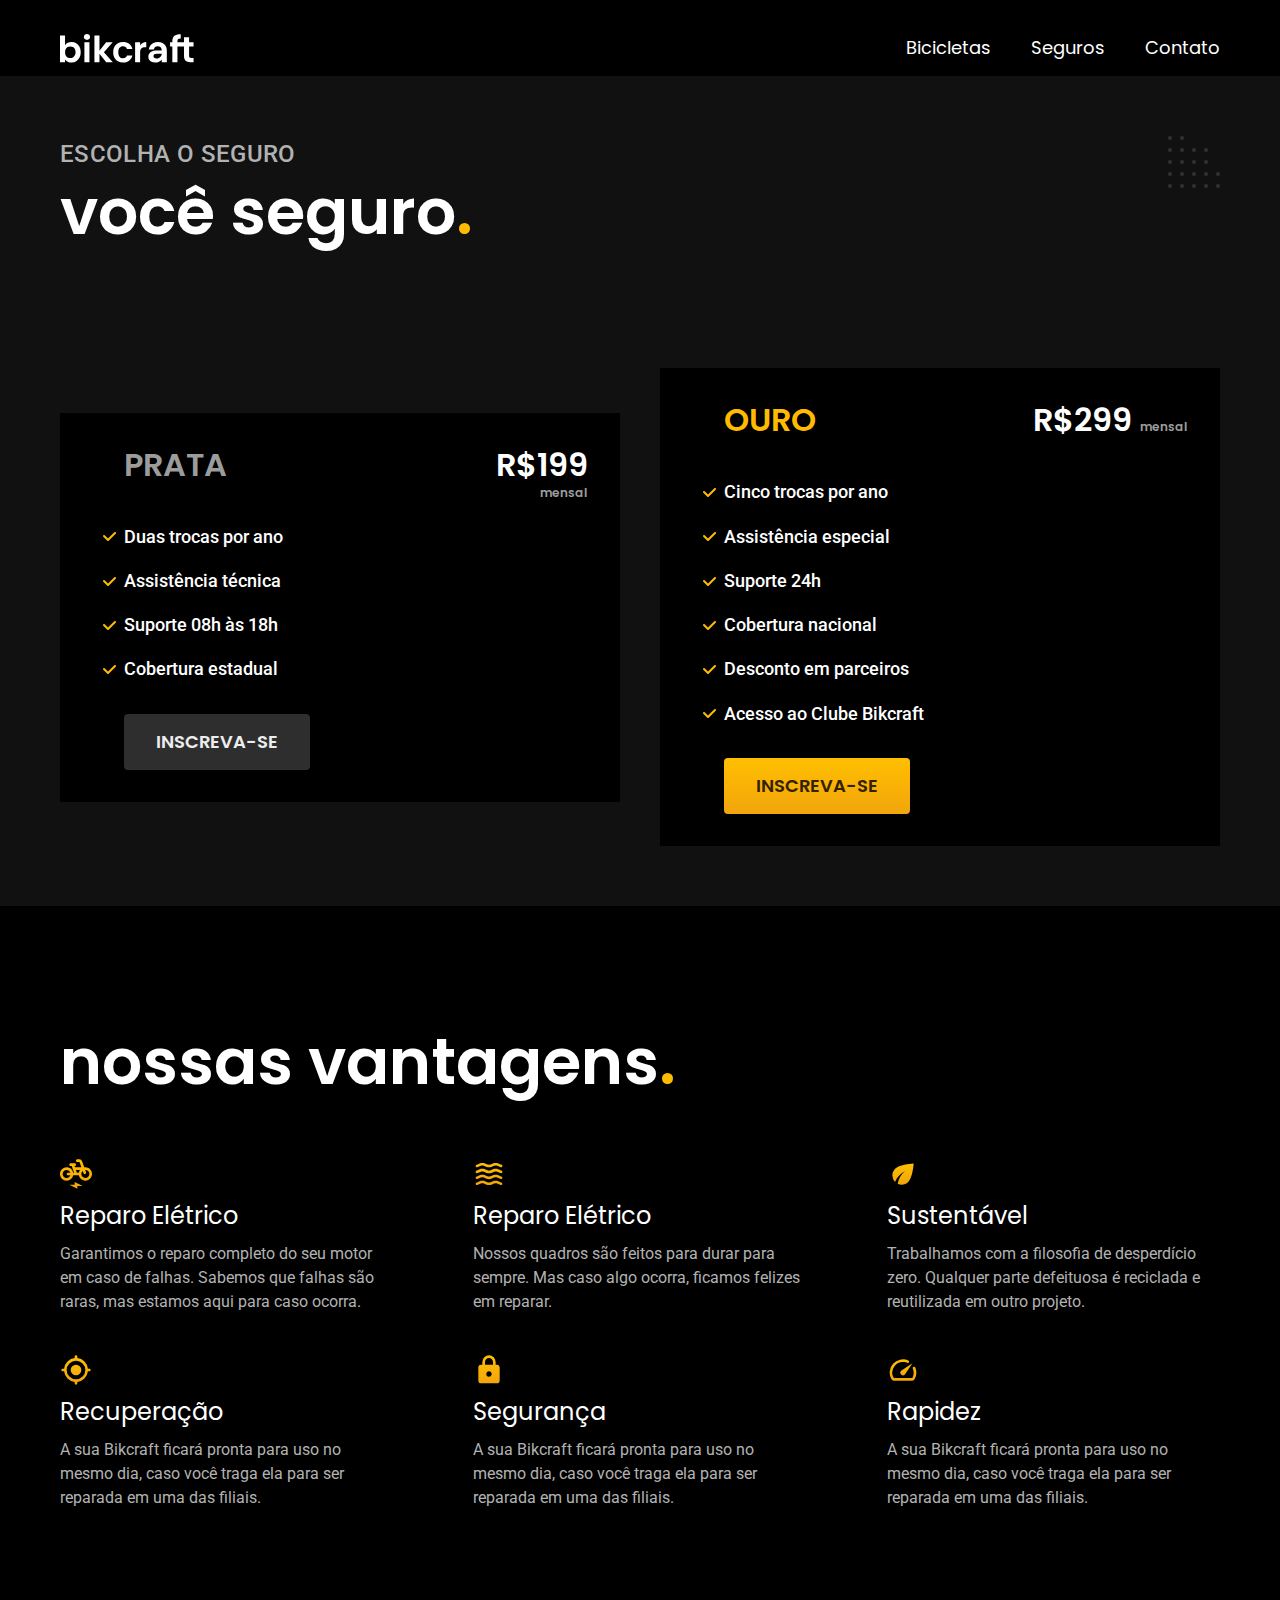
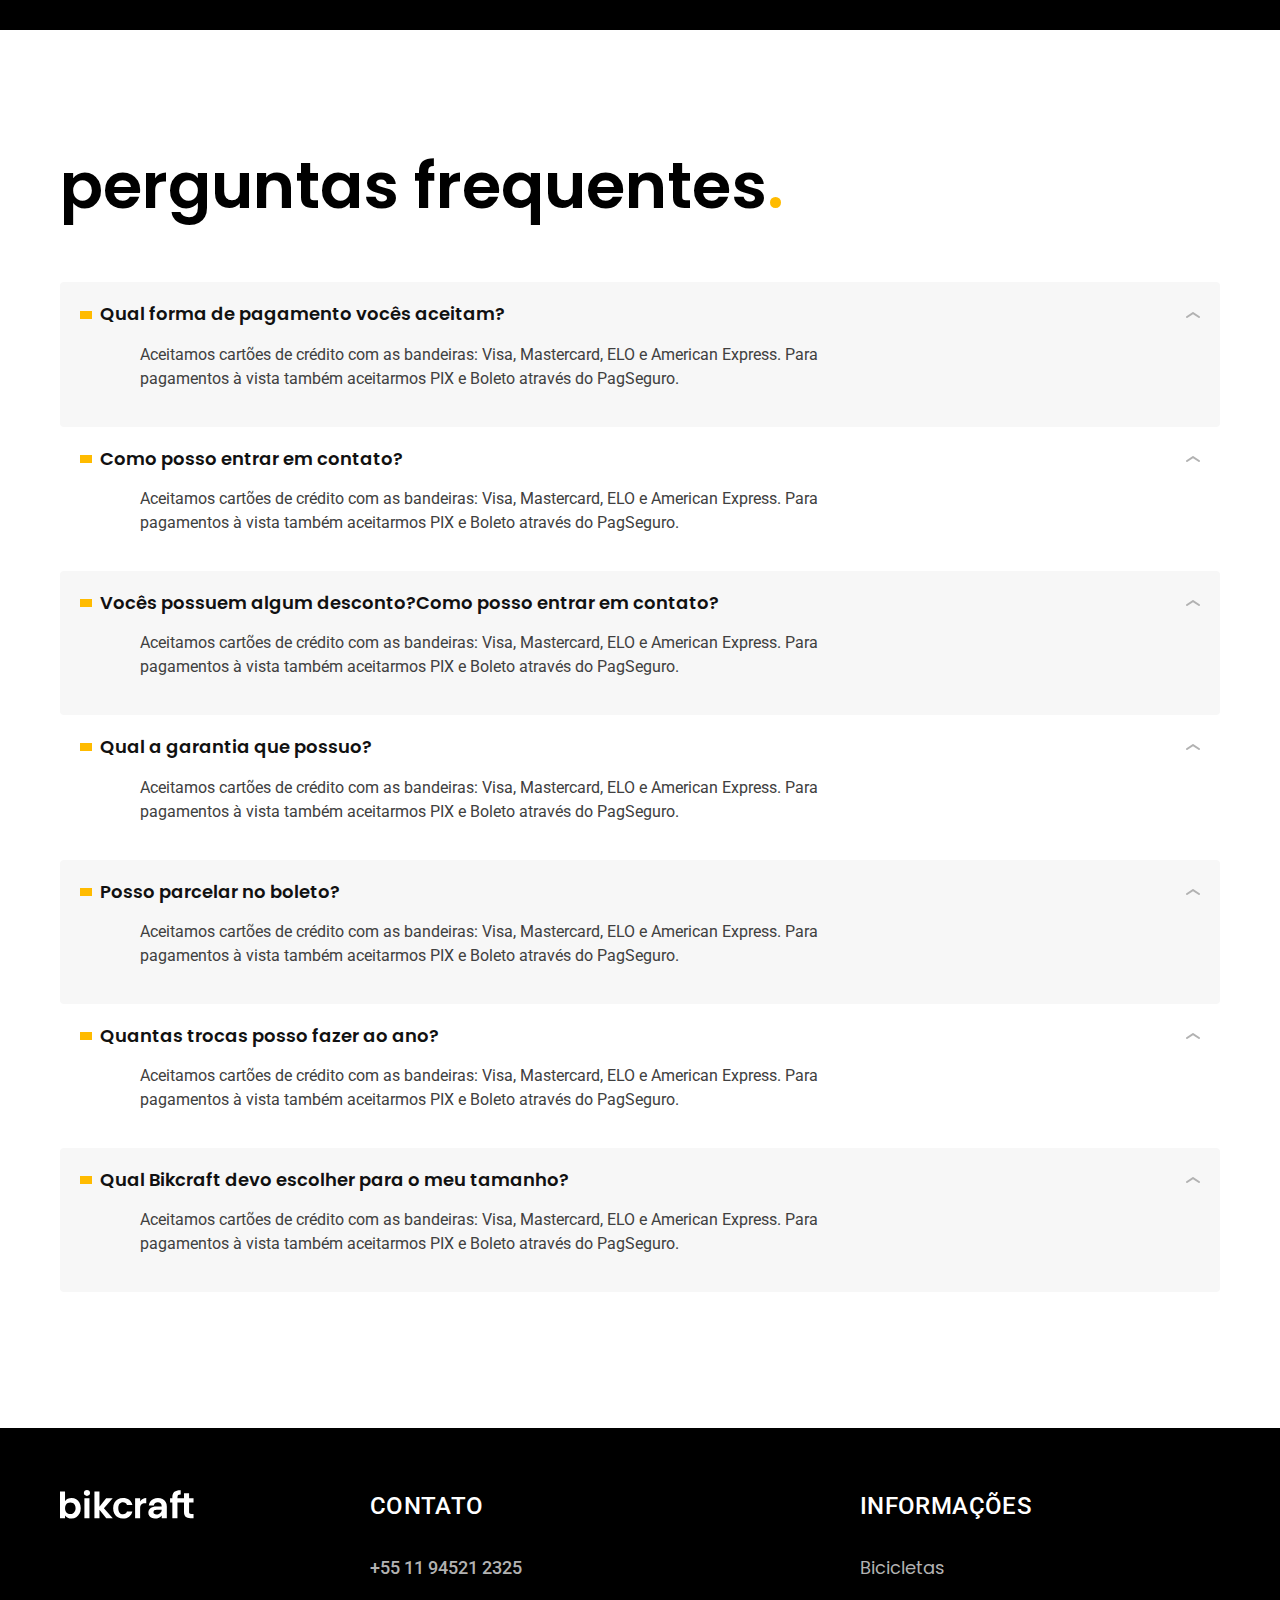
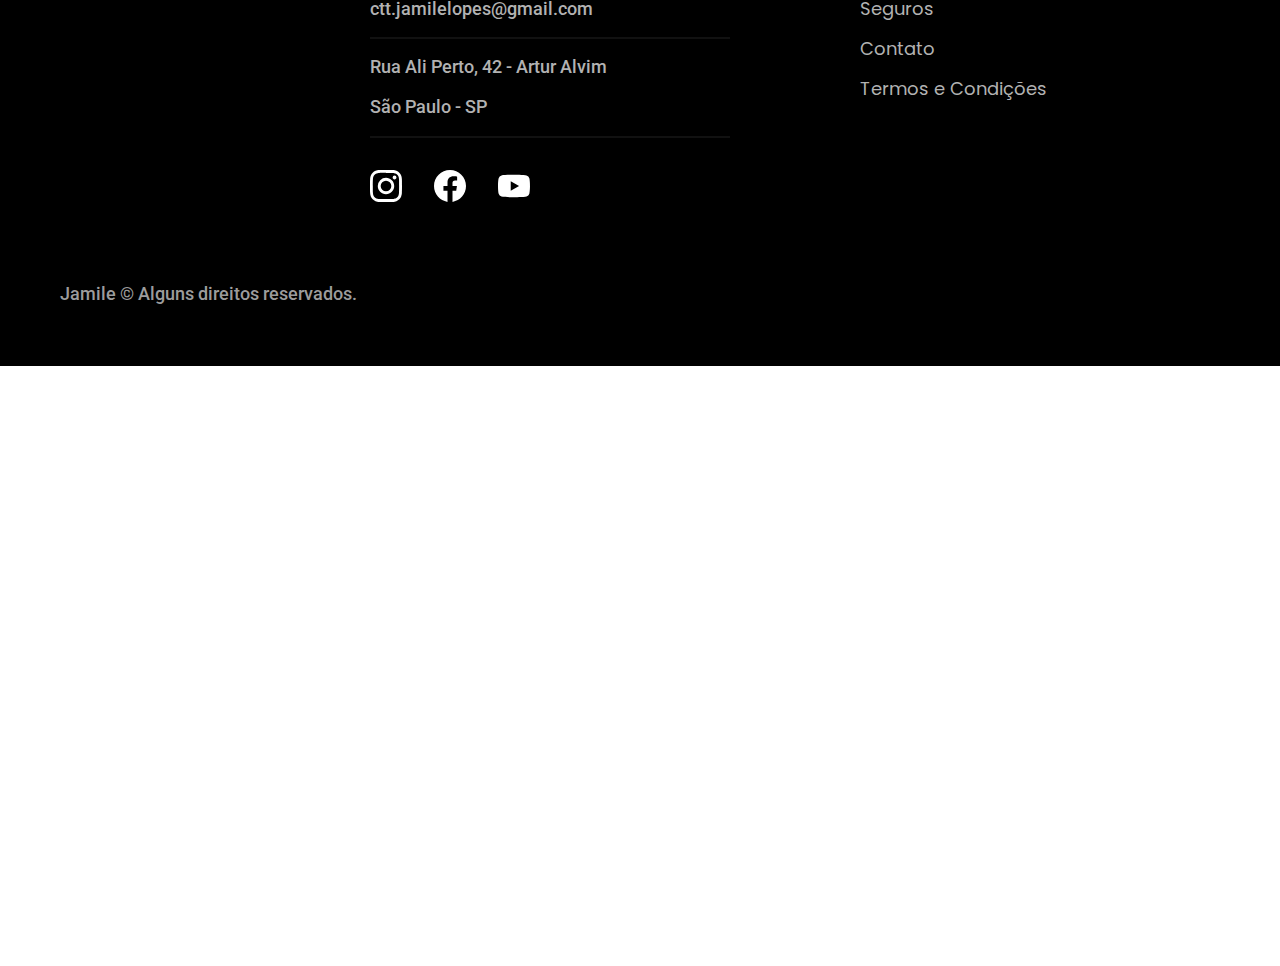
<file: seguros.html>
<!DOCTYPE html>
<html lang="pt-br">

<head>
  <meta charset="UTF-8">
  <meta http-equiv="X-UA-Compatible" content="IE=edge">
  <meta name="viewport" content="width=device-width, initial-scale=1.0">
  <title>Seguros | Bikcraft</title>
  <meta name="description" content="Seguros">
  <link rel="preload" href="./css/style.css" as="style">
  <link rel="stylesheet" href="./css/style.css">
  <link rel="preconnect" href="https://fonts.googleapis.com">
  <link rel="preconnect" href="https://fonts.gstatic.com" crossorigin>
  <link href="https://fonts.googleapis.com/css2?family=Merriweather:ital,wght@1,700&family=Poppins:wght@400;600&family=Roboto:wght@500&display=swap" rel="stylesheet">
</head>

<body id="seguros">
  <header class="header-bg">
    <div class="header container">
      <a href="./">
        <img src="./assets/bikcraft.svg" alt="Bikcraft">
      </a>
      <nav aria-label="primaria">
        <ul class="header-menu font-1-m cor-0">
          <li><a href="./bicicletas.html">Bicicletas</a></li>
          <li><a href="./seguros.html">Seguros</a></li>
          <li><a href="./contato.html">Contato</a></li>
        </ul>
      </nav>
    </div>
  </header>

  <main class="seguros-bg">
    <div class="titulo-bg">
      <div class="titulo container">
        <p class="font-2-l-b cor-5">escolha o seguro</p>
        <h1 class="font-1-xxl cor-0">você seguro<span class="cor-p-1">.</span></h1>
      </div>
    </div>

    <div class="seguros container">
      <div class="seguros-item">
        <h3 class="font-1-xl cor-6">PRATA</h3>
        <span class="mensal font-1-xl cor-0">R$199 <span class="font-1-xs cor-6">mensal</span></span>
        <ul class="font-2-m cor-0">
          <li>
            <span>Duas trocas por ano</span>
          </li>
          <li>
            <span> Assistência técnica</span>
          </li>
          <li>
            <span>Suporte 08h às 18h</span>
          </li>
          <li>
            <span>Cobertura estadual</span>
          </li>
        </ul>
        <a class="botao secundario" href="./orcamento.html">INSCREVA-SE</a>
      </div>

      <div class="seguros-item">
        <h3 class="font-1-xl cor-p-1">OURO</h3>
        <span class="font-1-xl cor-0">R$299 <span class="font-1-xs cor-6">mensal</span></span>
        <ul class="font-2-m cor-0">
          <li>
            <span>Cinco trocas por ano</span>
          </li>
          <li>
            <span>Assistência especial</span>
          </li>
          <li>
            <span>Suporte 24h</span>
          </li>
          <li>
            <span>Cobertura nacional</span>
          </li>
          <li>
            <span>Desconto em parceiros</span>
          </li>
          <li>
            <span>Acesso ao Clube Bikcraft</span>
          </li>
        </ul>
        <a class="botao" href="./orcamento.html">INSCREVA-SE</a>
      </div>
    </div>
    </div>
  </main>

  <article class="vantagens-bg">
    <div class="vantagens container">
      <h2 class="font-1-xxl cor-0">nossas vantagens<span class="cor-p-1">.</span></h2>
      <ul>
        <li>
          <img src="./assets/icones/eletrica.svg" alt="">
          <h3 class="font-1-l cor-0">Reparo Elétrico</h3>
          <p class="font-2-s cor-5">Garantimos o reparo completo do seu motor em caso de falhas. Sabemos que falhas são raras, mas estamos aqui para caso ocorra.</p>
        </li>
        <li>
          <img src="./assets/icones/carbono.svg" alt="">
          <h3 class="font-1-l cor-0">Reparo Elétrico</h3>
          <p class="font-2-s cor-5">Nossos quadros são feitos para durar para sempre. Mas caso algo ocorra, ficamos felizes em reparar.</p>
        </li>
        <li>
          <img src="./assets/icones/sustentavel.svg" alt="">
          <h3 class="font-1-l cor-0">Sustentável</h3>
          <p class="font-2-s cor-5">Trabalhamos com a filosofia de desperdício zero. Qualquer parte defeituosa é reciclada e reutilizada em outro projeto.</p>
        </li>
        <li>
          <img src="./assets/icones/rastreador.svg" alt="">
          <h3 class="font-1-l cor-0">Recuperação</h3>
          <p class="font-2-s cor-5">A sua Bikcraft ficará pronta para uso no mesmo dia, caso você traga ela para ser reparada em uma das filiais.</p>
        </li>
        <li>
          <img src="./assets/icones/seguro.svg" alt="">
          <h3 class="font-1-l cor-0">Segurança</h3>
          <p class="font-2-s cor-5">A sua Bikcraft ficará pronta para uso no mesmo dia, caso você traga ela para ser reparada em uma das filiais.</p>
        </li>
        <li>
          <img src="./assets/icones/velocidade.svg" alt="">
          <h3 class="font-1-l cor-0">Rapidez</h3>
          <p class="font-2-s cor-5">A sua Bikcraft ficará pronta para uso no mesmo dia, caso você traga ela para ser reparada em uma das filiais.</p>
        </li>
      </ul>
    </div>
  </article>

  <article class="perguntas container">
    <h2 class="font-1-xxl cor-12">perguntas frequentes<span class="cor-p-1">.</span></h2>
    <div class="faq-conteudo">
      <dl>
        <div>
          <dt class="font-1-m-b">Qual forma de pagamento vocês aceitam?</dt>
          <dd class="font-2-s cor-9">Aceitamos cartões de crédito com as bandeiras: Visa, Mastercard, ELO e American Express. Para pagamentos à vista também aceitarmos PIX e Boleto através do PagSeguro.</dd>
        </div>
        <div>
          <dt class="font-1-m-b">Como posso entrar em contato?</dt>
          <dd class="font-2-s cor-9">Aceitamos cartões de crédito com as bandeiras: Visa, Mastercard, ELO e American Express. Para pagamentos à vista também aceitarmos PIX e Boleto através do PagSeguro.</dd>
        </div>
        <div>
          <dt class="font-1-m-b">Vocês possuem algum desconto?Como posso entrar em contato?</dt>
          <dd class="font-2-s cor-9">Aceitamos cartões de crédito com as bandeiras: Visa, Mastercard, ELO e American Express. Para pagamentos à vista também aceitarmos PIX e Boleto através do PagSeguro.</dd>
        </div>
        <div>
          <dt class="font-1-m-b">Qual a garantia que possuo?</dt>
          <dd class="font-2-s cor-9">Aceitamos cartões de crédito com as bandeiras: Visa, Mastercard, ELO e American Express. Para pagamentos à vista também aceitarmos PIX e Boleto através do PagSeguro.</dd>
        </div>
        <div>
          <dt class="font-1-m-b">Posso parcelar no boleto?</dt>
          <dd class="font-2-s cor-9">Aceitamos cartões de crédito com as bandeiras: Visa, Mastercard, ELO e American Express. Para pagamentos à vista também aceitarmos PIX e Boleto através do PagSeguro.</dd>
        </div>
        <div>
          <dt class="font-1-m-b">Quantas trocas posso fazer ao ano?</dt>
          <dd class="font-2-s cor-9">Aceitamos cartões de crédito com as bandeiras: Visa, Mastercard, ELO e American Express. Para pagamentos à vista também aceitarmos PIX e Boleto através do PagSeguro.</dd>
        </div>
        <div>
          <dt class="font-1-m-b">Qual Bikcraft devo escolher para o meu tamanho?</dt>
          <dd class="font-2-s cor-9">Aceitamos cartões de crédito com as bandeiras: Visa, Mastercard, ELO e American Express. Para pagamentos à vista também aceitarmos PIX e Boleto através do PagSeguro.</dd>
        </div>
      </dl>
    </div>
  </article>


  <footer class="footer-bg">
    <div class="footer container">
      <img src="./assets/bikcraft.svg" alt="Bikcraft">
      <div class="footer-contato">
        <h3 class="font-2-l-b cor-0 ">CONTATO</h3>
        <ul class="font-2-m cor-5">
          <li><a href="tel:+5511945212325">+55 11 94521 2325</a></li>
          <li><a href="mailto:ctt.jamilelopes@gmail.com">ctt.jamilelopes@gmail.com</a></li>
          <li>Rua Ali Perto, 42 - Artur Alvim</li>
          <li>São Paulo - SP</li>
        </ul>
        <div class="footer-redes">
          <a href="./"><img src="./assets/redes/instagram.svg" alt="Instagram"></a>
          <a href="./"><img src="./assets/redes/facebook.svg" alt="Facebook"></a>
          <a href="./"><img src="./assets/redes/youtube.svg" alt="Youtube"></a>
        </div>
      </div>

      <div class="footer-informacoes">
        <h3 class="font-2-l-b cor-0">INFORMAÇÕES</h3>
        <nav>
          <ul class="font-1-m cor-5">
            <li><a href="./bicicletas.html">Bicicletas</a></li>
            <li><a href="./seguros.html">Seguros</a></li>
            <li><a href="./contato.html">Contato</a></li>
            <li><a href="./termos.html">Termos e Condições</a></li>
          </ul>
        </nav>
      </div>
      <p class="footer-copy font-2-m cor-6">Jamile © Alguns direitos reservados.</p>
    </div>
  </footer>
</body>

</html>
</file>
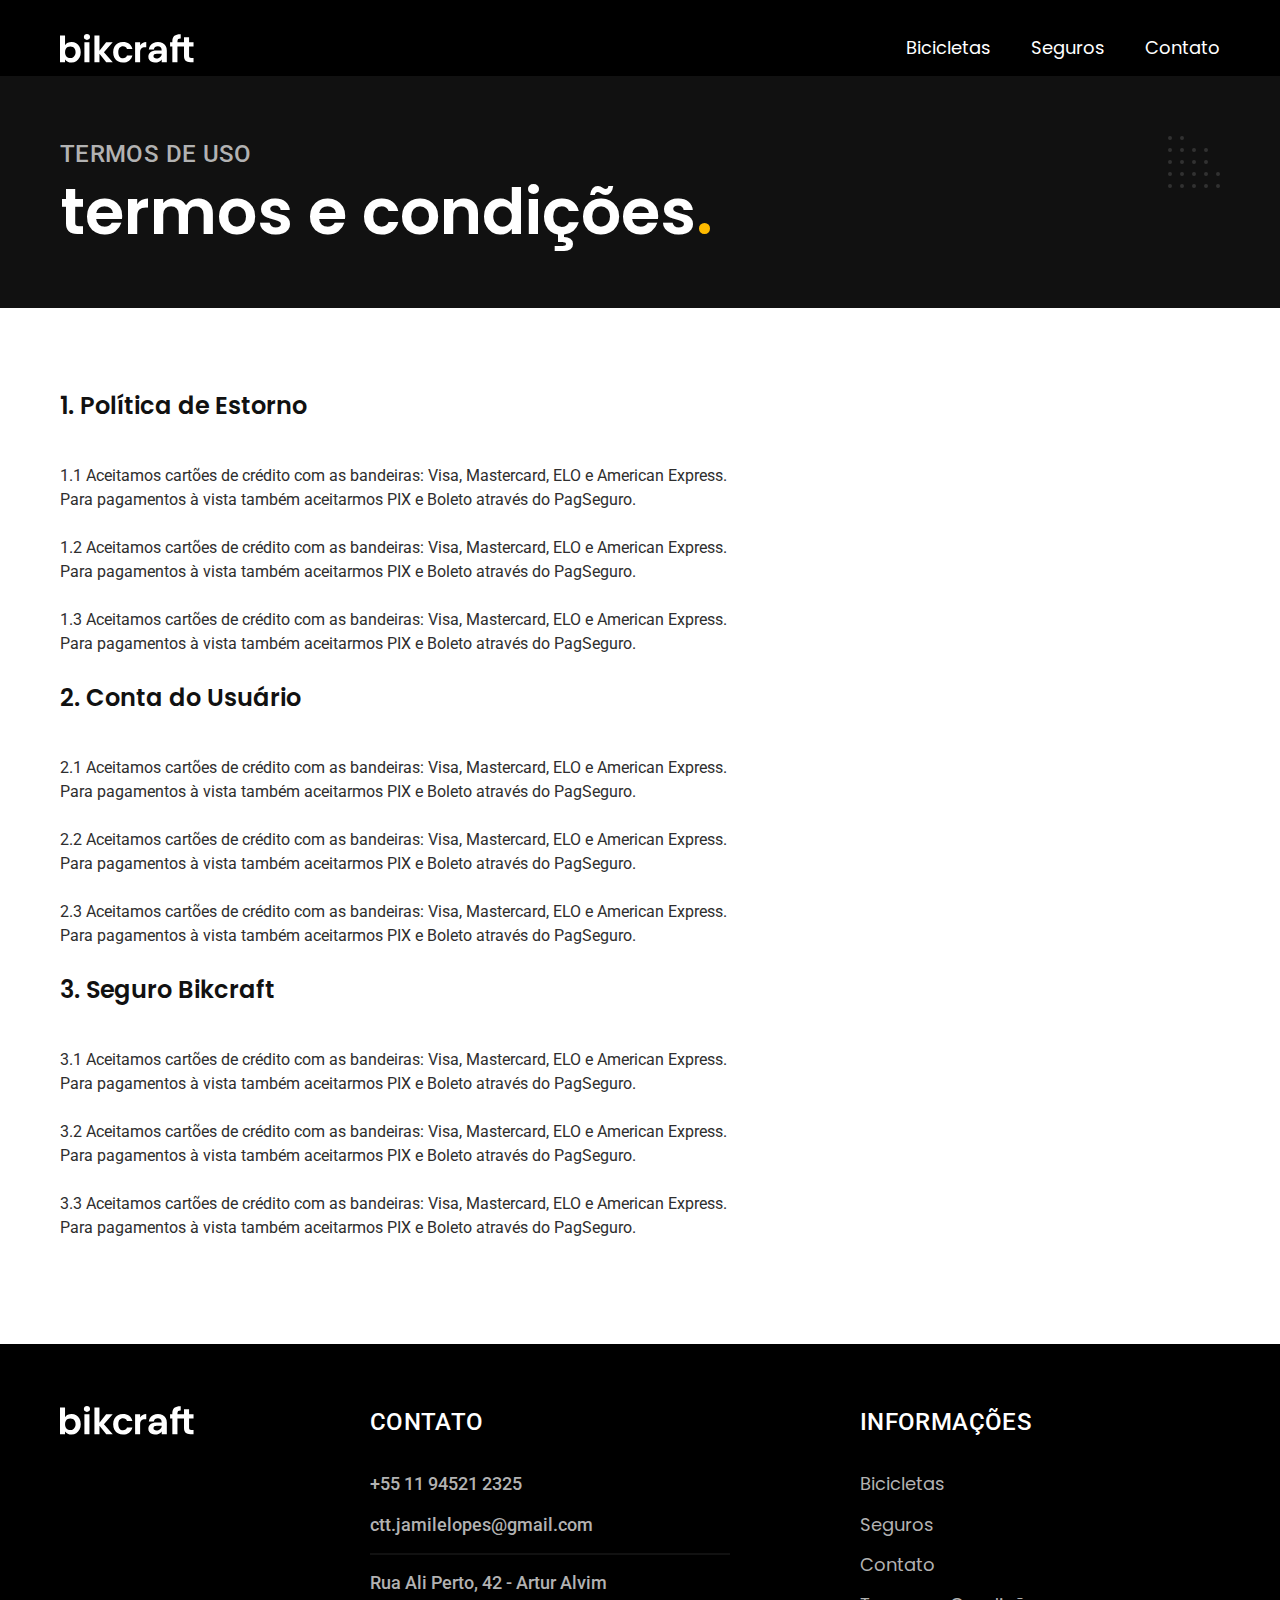
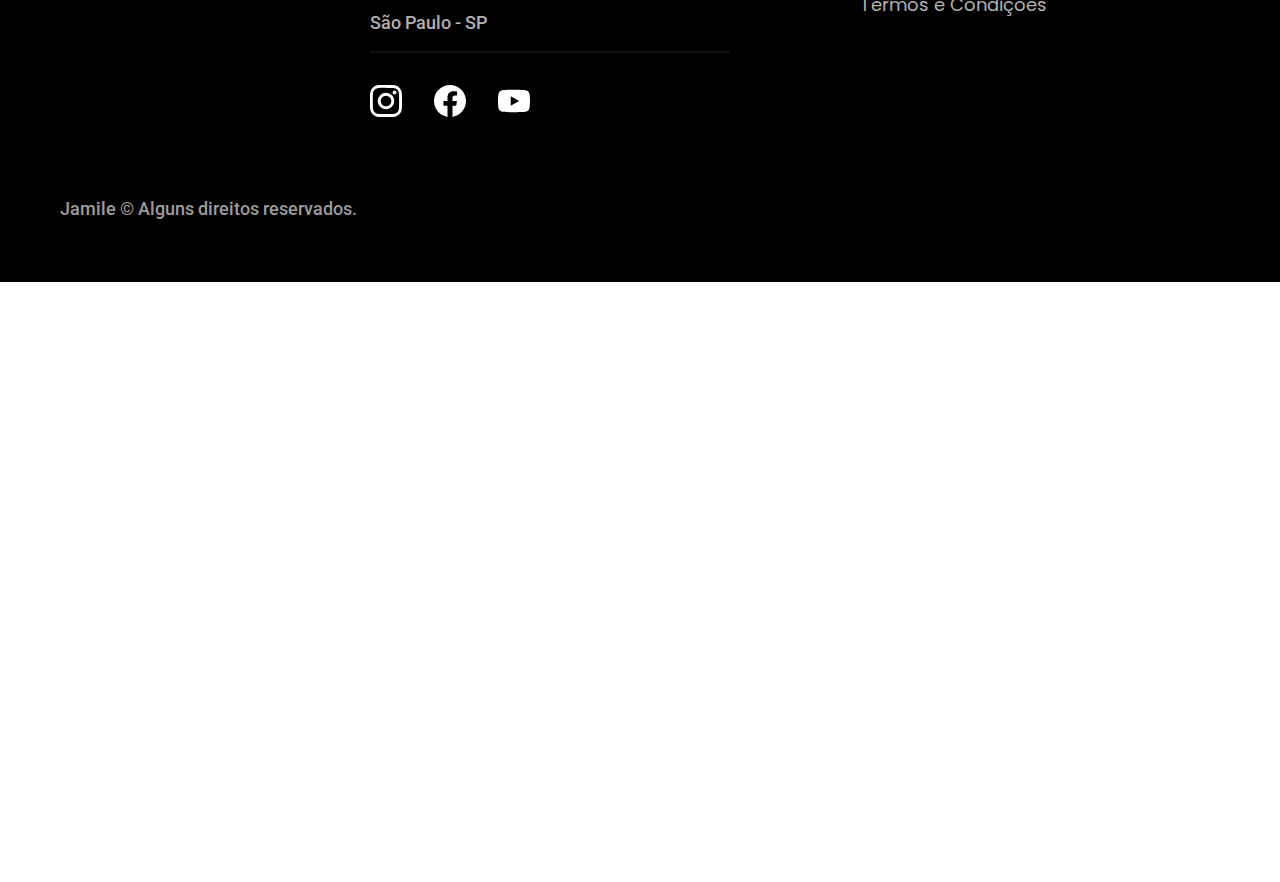
<file: termos.html>
<!DOCTYPE html>
<html lang="pt-br">

<head>
  <meta charset="UTF-8">
  <meta http-equiv="X-UA-Compatible" content="IE=edge">
  <meta name="viewport" content="width=device-width, initial-scale=1.0">
  <title>Termos e Condições | Bikcraft</title>
  <meta name="description" content="Termos e Condições.">
  <link rel="stylesheet" href="./css/style.css">
  <link rel="preconnect" href="https://fonts.googleapis.com">
  <link rel="preconnect" href="https://fonts.gstatic.com" crossorigin>
  <link href="https://fonts.googleapis.com/css2?family=Merriweather:ital,wght@1,700&family=Poppins:wght@400;600&family=Roboto:wght@500&display=swap" rel="stylesheet">
</head>

<body id="termos">
  <header class="header-bg">
    <div class="header container">
      <a href="./">
        <img src="./assets/bikcraft.svg" alt="Bikcraft">
      </a>
      <nav aria-label="primaria">
        <ul class="header-menu font-1-m cor-0">
          <li><a href="./bicicletas.html">Bicicletas</a></li>
          <li><a href="./seguros.html">Seguros</a></li>
          <li><a href="./contato.html">Contato</a></li>
        </ul>
      </nav>
    </div>
  </header>

  <main class="main">
    <div class="titulo-bg">
      <div class="titulo container">
        <p class="font-2-l-b cor-5">termos de uso</p>
        <h1 class="font-1-xxl cor-0">termos e condições<span class="cor-p-1">.</span></h1>
      </div>
    </div>

    <div class="termos font-2-s cor-10 container">
      <h2 class="font-1-l cor-11">1. Política de Estorno</h2>
      <p>1.1 Aceitamos cartões de crédito com as bandeiras: Visa, Mastercard, ELO e American Express. Para pagamentos à vista também aceitarmos PIX e Boleto através do PagSeguro.</p>
      <p>1.2 Aceitamos cartões de crédito com as bandeiras: Visa, Mastercard, ELO e American Express. Para pagamentos à vista também aceitarmos PIX e Boleto através do PagSeguro.</p>
      <p>1.3 Aceitamos cartões de crédito com as bandeiras: Visa, Mastercard, ELO e American Express. Para pagamentos à vista também aceitarmos PIX e Boleto através do PagSeguro.</p>
      <h2 class="font-1-l cor-11">2. Conta do Usuário</h2>
      <p>2.1 Aceitamos cartões de crédito com as bandeiras: Visa, Mastercard, ELO e American Express. Para pagamentos à vista também aceitarmos PIX e Boleto através do PagSeguro.</p>
      <p>2.2 Aceitamos cartões de crédito com as bandeiras: Visa, Mastercard, ELO e American Express. Para pagamentos à vista também aceitarmos PIX e Boleto através do PagSeguro.</p>
      <p>2.3 Aceitamos cartões de crédito com as bandeiras: Visa, Mastercard, ELO e American Express. Para pagamentos à vista também aceitarmos PIX e Boleto através do PagSeguro.</p>
      <h2 class="font-1-l cor-11">3. Seguro Bikcraft</h2>
      <p>3.1 Aceitamos cartões de crédito com as bandeiras: Visa, Mastercard, ELO e American Express. Para pagamentos à vista também aceitarmos PIX e Boleto através do PagSeguro.</p>
      <p>3.2 Aceitamos cartões de crédito com as bandeiras: Visa, Mastercard, ELO e American Express. Para pagamentos à vista também aceitarmos PIX e Boleto através do PagSeguro.</p>
      <p>3.3 Aceitamos cartões de crédito com as bandeiras: Visa, Mastercard, ELO e American Express. Para pagamentos à vista também aceitarmos PIX e Boleto através do PagSeguro.</p>
    </div>
  </main>

  <footer class="footer-bg">
    <div class="footer container">
      <img src="./assets/bikcraft.svg" alt="Bikcraft">
      <div class="footer-contato">
        <h3 class="font-2-l-b cor-0 ">CONTATO</h3>
        <ul class="font-2-m cor-5">
          <li><a href="tel:+5511945212325">+55 11 94521 2325</a></li>
          <li><a href="mailto:ctt.jamilelopes@gmail.com">ctt.jamilelopes@gmail.com</a></li>
          <li>Rua Ali Perto, 42 - Artur Alvim</li>
          <li>São Paulo - SP</li>
        </ul>
        <div class="footer-redes">
          <a href="./"><img src="./assets/redes/instagram.svg" alt="Instagram"></a>
          <a href="./"><img src="./assets/redes/facebook.svg" alt="Facebook"></a>
          <a href="./"><img src="./assets/redes/youtube.svg" alt="Youtube"></a>
        </div>
      </div>

      <div class="footer-informacoes">
        <h3 class="font-2-l-b cor-0">INFORMAÇÕES</h3>
        <nav>
          <ul class="font-1-m cor-5">
            <li><a href="./bicicletas.html">Bicicletas</a></li>
            <li><a href="./seguros.html">Seguros</a></li>
            <li><a href="./contato.html">Contato</a></li>
            <li><a href="./termos.html">Termos e Condições</a></li>
          </ul>
        </nav>
      </div>
      <p class="footer-copy font-2-m cor-6">Jamile © Alguns direitos reservados.</p>
    </div>
  </footer>
</body>

</html>
</file>
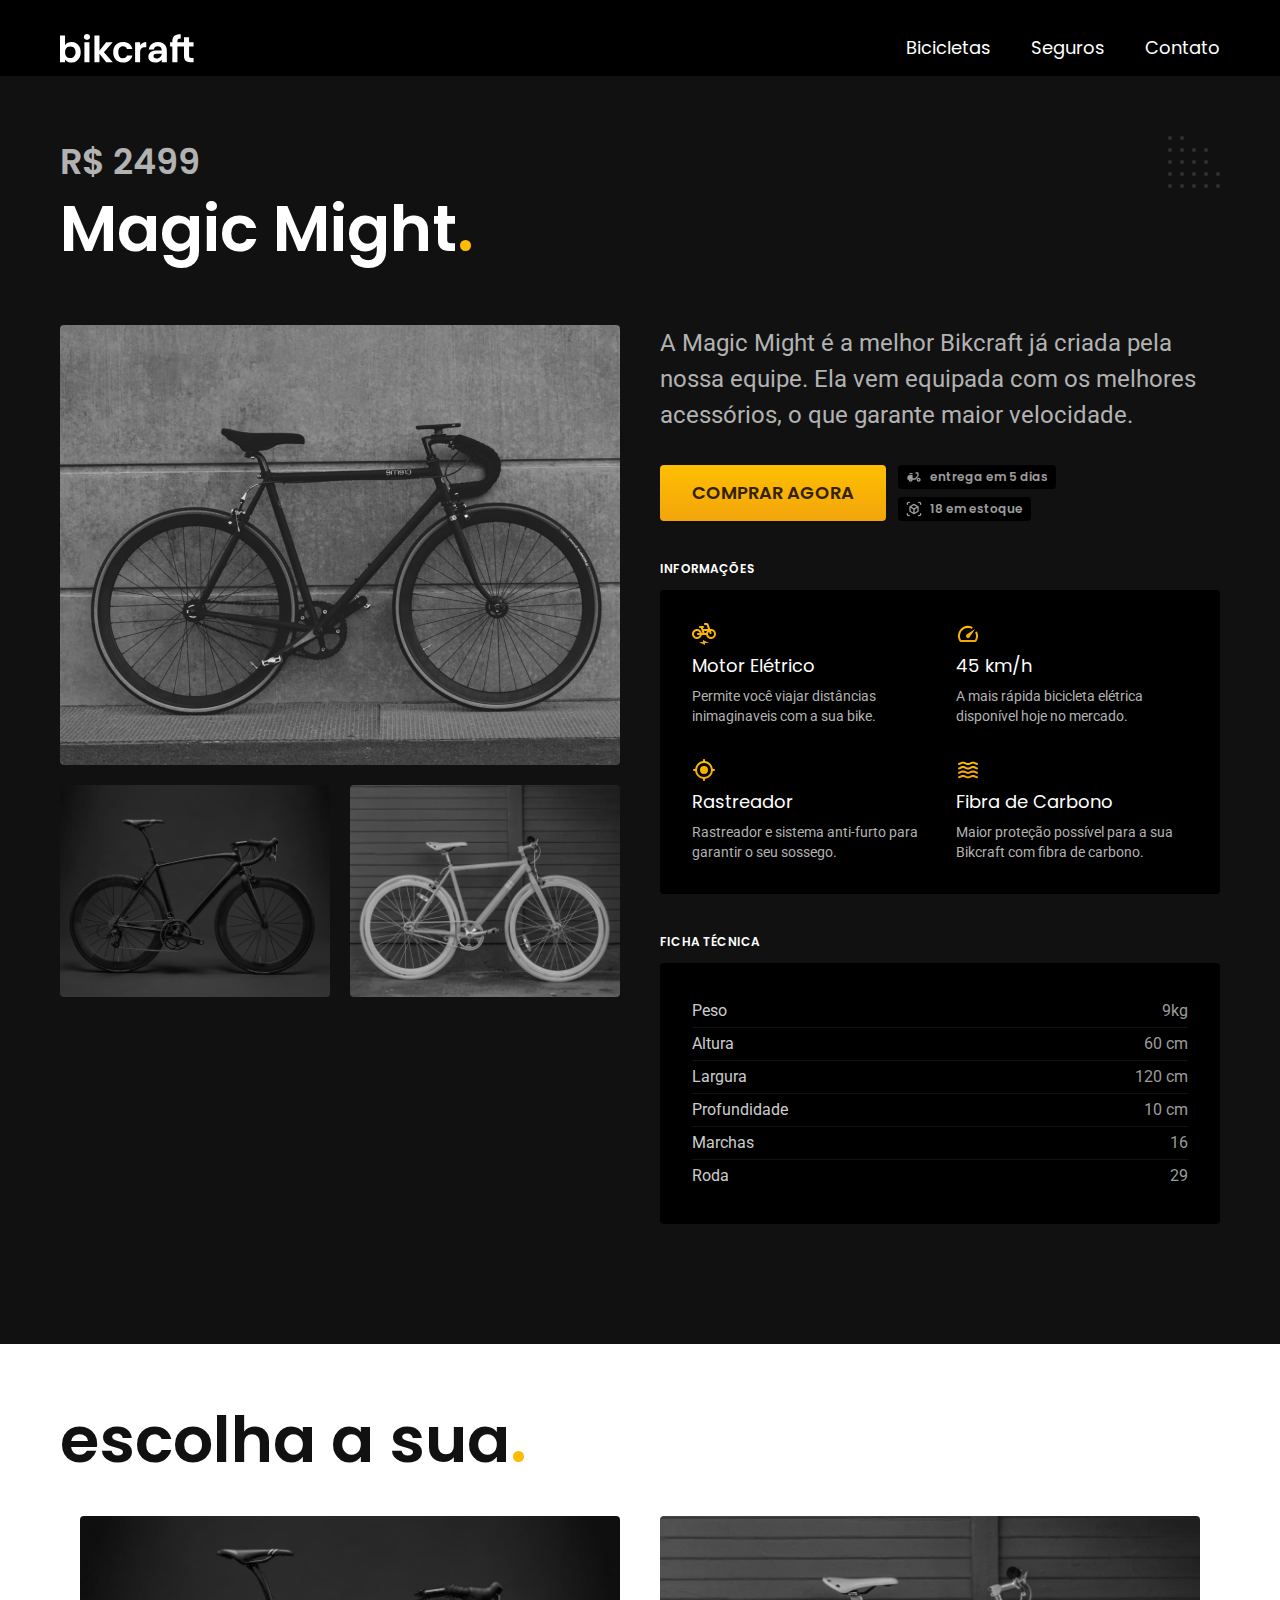
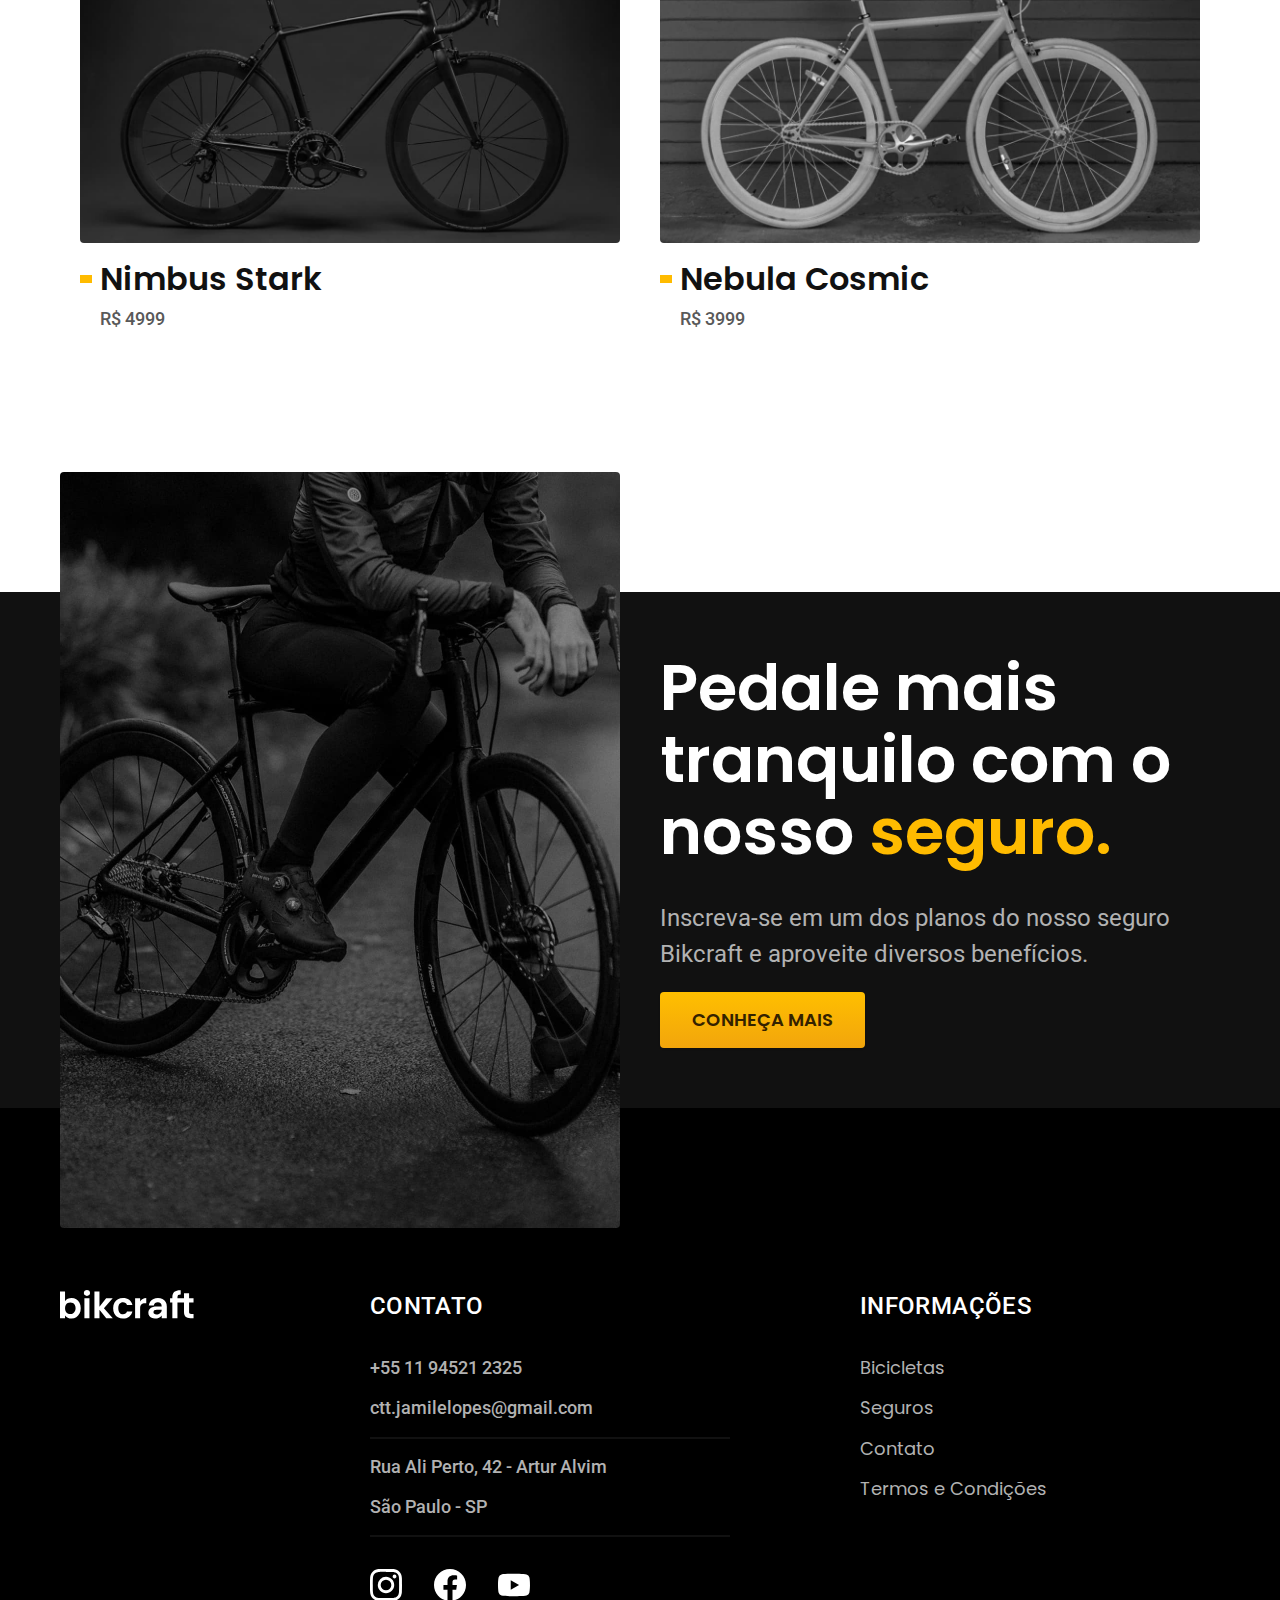
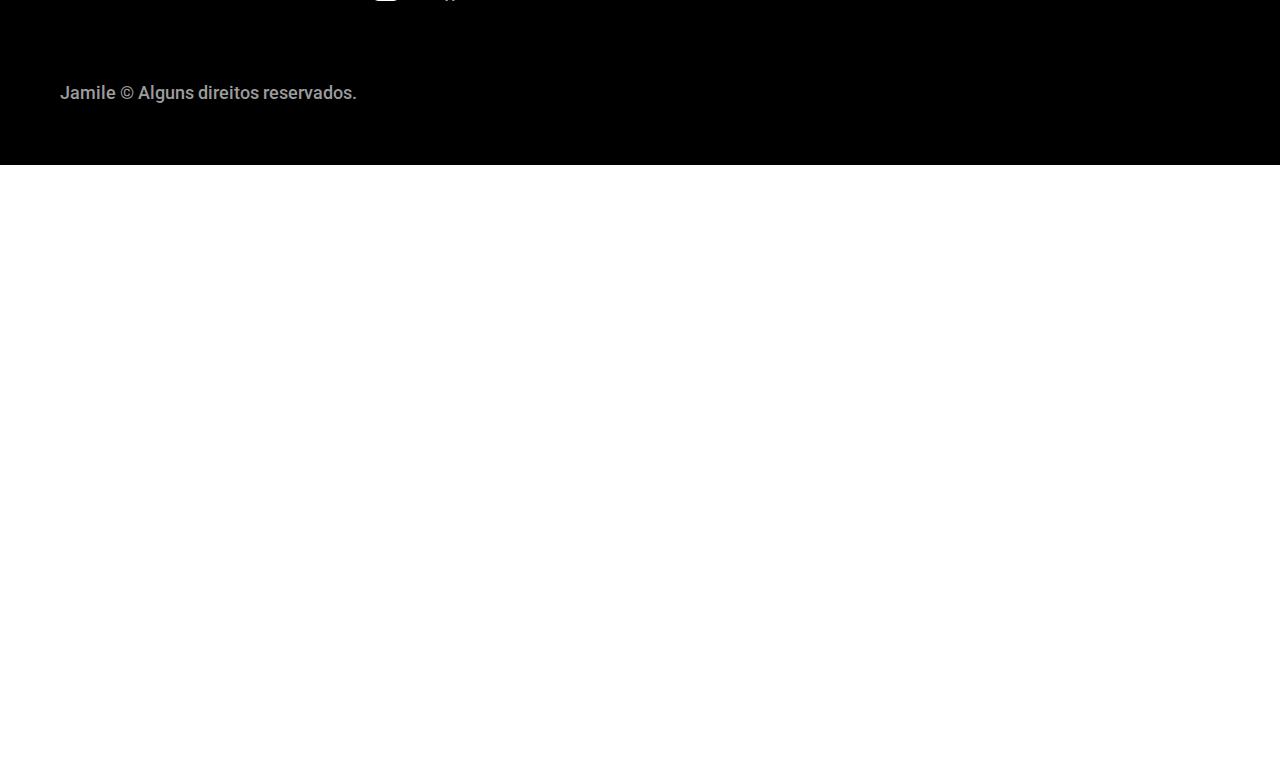
<file: bicicletas/magic.html>
<!DOCTYPE html>
<html lang="pt-br">

<head>
  <meta charset="UTF-8">
  <meta http-equiv="X-UA-Compatible" content="IE=edge">
  <meta name="viewport" content="width=device-width, initial-scale=1.0">
  <title>Magic | Bikcraft</title>
  <meta name="description" content="Magic.">
  <link rel="stylesheet" href="../../css/style.css">
  <link rel="preconnect" href="https://fonts.googleapis.com">
  <link rel="preconnect" href="https://fonts.gstatic.com" crossorigin>
  <link href="https://fonts.googleapis.com/css2?family=Merriweather:ital,wght@1,700&family=Poppins:wght@400;600&family=Roboto:wght@500&display=swap" rel="stylesheet">
</head>

<body id="bicicleta">
  <header class="header-bg">
    <div class="header container">
      <a href="./">
        <img src="../../assets/bikcraft.svg" alt="Bikcraft">
      </a>

      <nav aria-label="primaria">
        <ul class="header-menu font-1-m cor-0">
          <li><a href="../../bicicletas.html">Bicicletas</a></li>
          <li><a href=".././seguros.html">Seguros</a></li>
          <li><a href=".././contato.html">Contato</a></li>
        </ul>
      </nav>
    </div>
  </header>

  <main class="titulo-bg">
    <div>
      <div class="titulo container">
        <p class="font-2-xl cor-5">R$ 2499</p>
        <h1 class="font-1-xxl cor-0">Magic Might<span class="cor-p-1">.</span></h1>
      </div>
    </div>

    <div class="bicicleta container">
      <div class="bicicleta-imagens">
        <img src="../assets/bicicleta/nimbus2.jpg" alt="">
        <img src="../assets/bicicleta/nimbus1.jpg" alt="">
        <img src="../assets/bicicleta/nimbus3.jpg" alt="">
      </div>

      <div class="bicicleta-conteudo">
        <p class="font-2-l cor-5">A Magic Might é a melhor Bikcraft já criada pela nossa equipe. Ela vem equipada com os melhores acessórios, o que garante maior velocidade.</p>
        <div class="bicicleta-comprar">
          <a class="botao" href="../orcamento.html">comprar agora</a>
          <span class="font-1-xs cor-6"><img src="../assets/icones/entrega.svg" alt="">entrega em 5 dias</span>
          <span class="font-1-xs cor-6"><img src="../assets/icones/estoque.svg" alt="">18 em estoque</span>
        </div>

        <h2 class="font-1-xs cor-0">Informações</h2>
        <ul class="bicicleta-informacoes">
          <li>
            <img src="../assets/icones/eletrica.svg" alt="">
            <h3 class="font-1-m cor-0">Motor Elétrico</h3>
            <p class="font-2-xs cor-5">Permite você viajar distâncias inimaginaveis com a sua bike.</p>
          </li>
          <li>
            <img src="../assets/icones/velocidade.svg" alt="">
            <h3 class="font-1-m cor-0">45 km/h</h3>
            <p class="font-2-xs cor-5">A mais rápida bicicleta elétrica disponível hoje no mercado.</p>
          </li>
          <li>
            <img src="../assets/icones/rastreador.svg" alt="">
            <h3 class="font-1-m cor-0">Rastreador</h3>
            <p class="font-2-xs cor-5">Rastreador e sistema anti-furto para garantir o seu sossego.</p>
          </li>
          <li>
            <img src="../assets/icones/carbono.svg" alt="">
            <h3 class="font-1-m cor-0">Fibra de Carbono</h3>
            <p class="font-2-xs cor-5">Maior proteção possível para a sua Bikcraft com fibra de carbono.</p>
          </li>
        </ul>
        <h2 class="font-1-xs cor-0">Ficha Técnica</h2>
        <ul class="bicicleta-ficha font-2-s cor-4">
          <li>Peso <span>9kg</span></li>
          <li>Altura <span>60 cm</span></li>
          <li>Largura <span>120 cm</span></li>
          <li>Profundidade <span>10 cm</span></li>
          <li>Marchas <span>16</span></li>
          <li>Roda <span>29</span></li>
        </ul>
      </div>
    </div>
  </main>

  <article class="bicicletas-lista container">
    <h2 class="font-1-xxl">escolha a sua<span class="cor-p-1">.</span></h2>
    <ul>
      <li>
        <a href="./nimbus.html">
          <img src="../../assets/bicicletas/nimbus.jpg" alt="Bicicleta preta">
          <h3 class="font-1-xl">Nimbus Stark</h3>
          <span class="font-2-m cor-8">R$ 4999</span>
        </a>
      </li>
      <li>
        <a href="./nebula.html">
          <img src="../assets/bicicletas/nebula.jpg" alt="Bicicleta preta">
          <h3 class="font-1-xl">Nebula Cosmic</h3>
          <span class="font-2-m cor-8">R$ 3999</span>
        </a>
      </li>
    </ul>
  </article>

  <article class="seguro-bg">
    <div class="seguro container">
      <div class="seguro-imagem">
        <img src="../../assets/fotos/seguros.jpg" alt="Homem parado em cima de uma bicicleta">
      </div>
      <div class="seguro-conteudo">
        <h2 class="font-1-xxl cor-0">Pedale mais tranquilo com o nosso <span class="cor-p-1">seguro.</span></h2>
        <p class="font-2-l cor-5">Inscreva-se em um dos planos do nosso seguro Bikcraft e aproveite diversos benefícios.</p>
        <a class="botao" href="../seguros.html">conheça mais</a>
      </div>
    </div>
  </article>

  <footer class="footer-bg">
    <div class="footer container">
      <img src="../../assets/bikcraft.svg" alt="Bikcraft">
      <div class="footer-contato">
        <h3 class="font-2-l-b cor-0 ">CONTATO</h3>
        <ul class="font-2-m cor-5">
          <li><a href="tel:+5511945212325">+55 11 94521 2325</a></li>
          <li><a href="mailto:ctt.jamilelopes@gmail.com">ctt.jamilelopes@gmail.com</a></li>
          <li>Rua Ali Perto, 42 - Artur Alvim</li>
          <li>São Paulo - SP</li>
        </ul>
        <div class="footer-redes">
          <a href="./"><img src="../../assets/redes/instagram.svg" alt="Instagram"></a>
          <a href="./"><img src="../../assets/redes/facebook.svg" alt="Facebook"></a>
          <a href="./"><img src="../../assets/redes/youtube.svg" alt="Youtube"></a>
        </div>
      </div>

      <div class="footer-informacoes">
        <h3 class="font-2-l-b cor-0">INFORMAÇÕES</h3>
        <nav>
          <ul class="font-1-m cor-5">
            <li><a href="../../bicicletas.html">Bicicletas</a></li>
            <li><a href="../../seguros.html">Seguros</a></li>
            <li><a href="../../contato.html">Contato</a></li>
            <li><a href="../../termos.html">Termos e Condições</a></li>
          </ul>
        </nav>
      </div>
      <p class="footer-copy font-2-m cor-6">Jamile © Alguns direitos reservados.</p>
    </div>
  </footer>
</body>

</html>
</file>
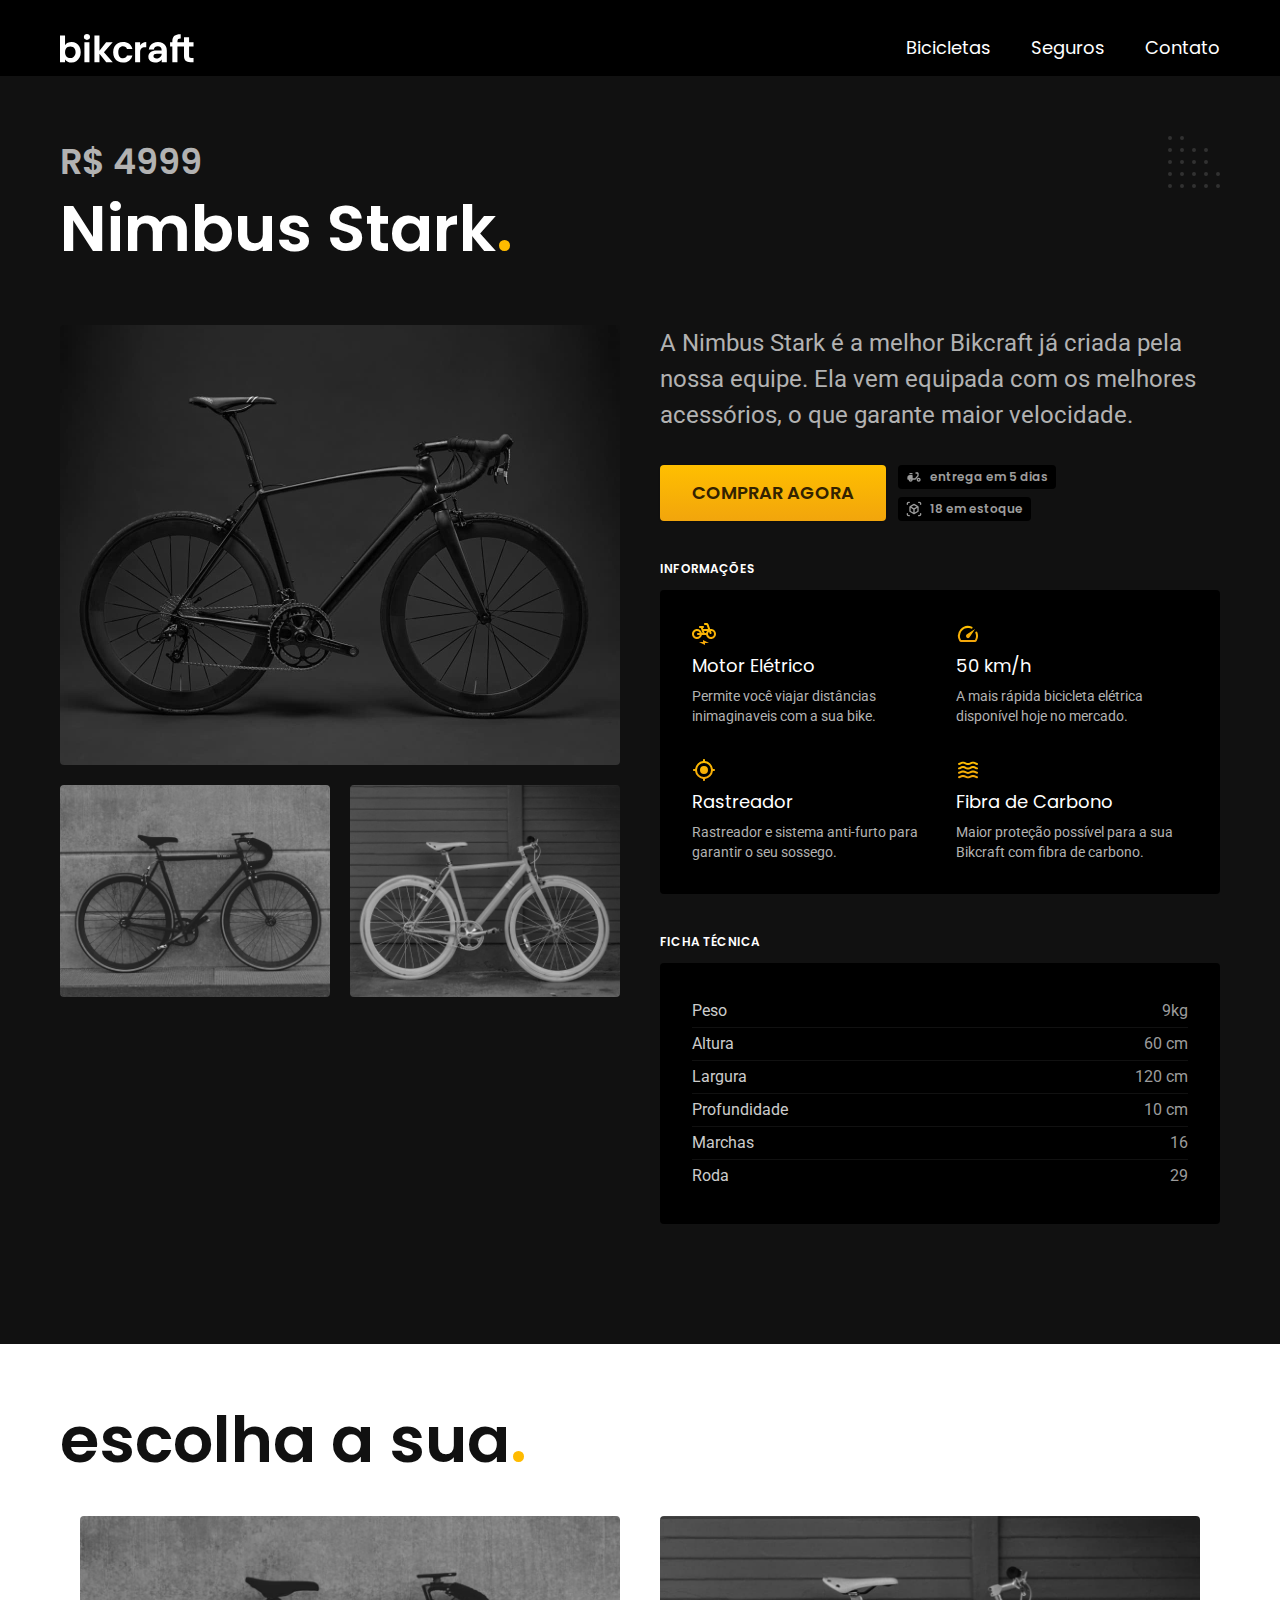
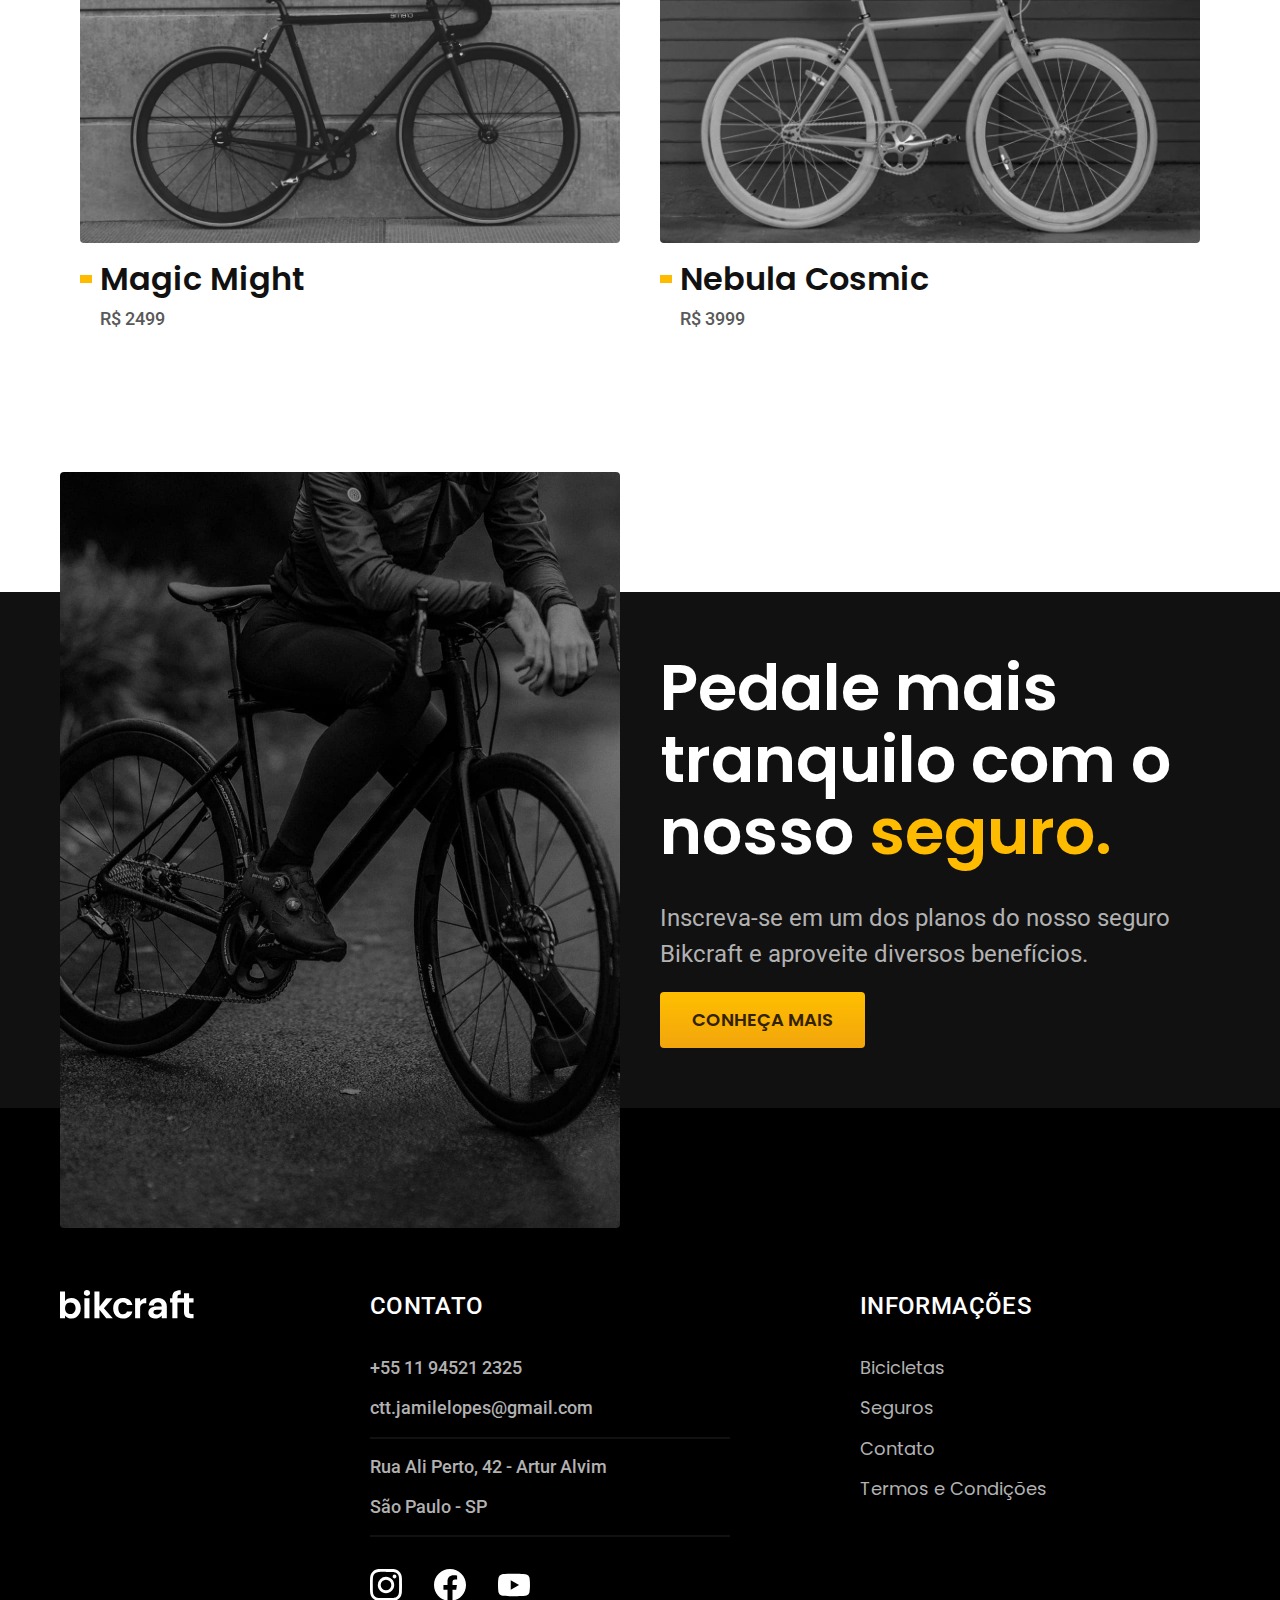
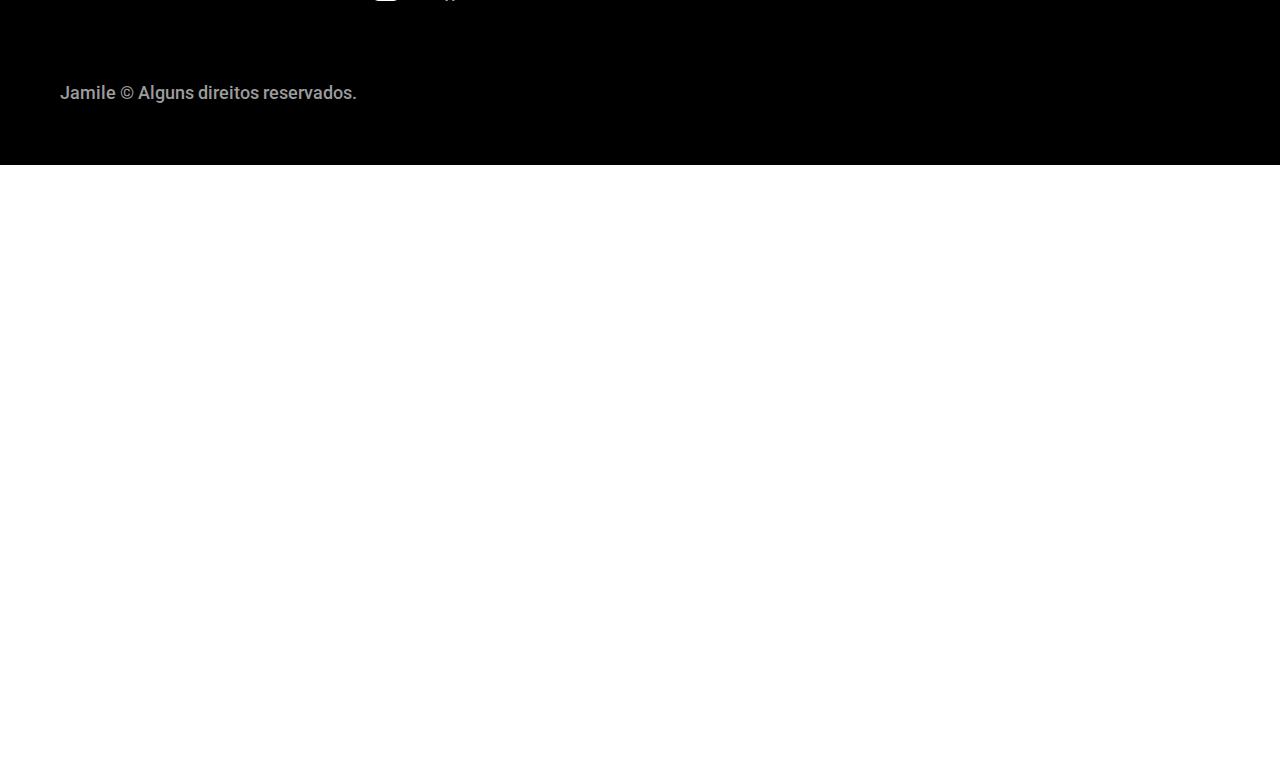
<file: bicicletas/nimbus.html>
<!DOCTYPE html>
<html lang="pt-br">

<head>
  <meta charset="UTF-8">
  <meta http-equiv="X-UA-Compatible" content="IE=edge">
  <meta name="viewport" content="width=device-width, initial-scale=1.0">
  <title>Nimbus | Bikcraft</title>
  <meta name="description" content="Nimbus.">
  <link rel="stylesheet" href="../../css/style.css">
  <link rel="preconnect" href="https://fonts.googleapis.com">
  <link rel="preconnect" href="https://fonts.gstatic.com" crossorigin>
  <link href="https://fonts.googleapis.com/css2?family=Merriweather:ital,wght@1,700&family=Poppins:wght@400;600&family=Roboto:wght@500&display=swap" rel="stylesheet">
</head>

<body id="bicicleta">
  <header class="header-bg">
    <div class="header container">
      <a href="./">
        <img src="../../assets/bikcraft.svg" alt="Bikcraft">
      </a>

      <nav aria-label="primaria">
        <ul class="header-menu font-1-m cor-0">
          <li><a href="../../bicicletas.html">Bicicletas</a></li>
          <li><a href=".././seguros.html">Seguros</a></li>
          <li><a href=".././contato.html">Contato</a></li>
        </ul>
      </nav>
    </div>
  </header>

  <main class="titulo-bg">
    <div>
      <div class="titulo container">
        <p class="font-2-xl cor-5">R$ 4999</p>
        <h1 class="font-1-xxl cor-0">Nimbus Stark<span class="cor-p-1">.</span></h1>
      </div>
    </div>

    <div class="bicicleta container">
      <div class="bicicleta-imagens">
        <img src="../assets/bicicleta/nimbus1.jpg" alt="">
        <img src="../assets/bicicleta/nimbus2.jpg" alt="">
        <img src="../assets/bicicleta/nimbus3.jpg" alt="">
      </div>

      <div class="bicicleta-conteudo">
        <p class="font-2-l cor-5">A Nimbus Stark é a melhor Bikcraft já criada pela nossa equipe. Ela vem equipada com os melhores acessórios, o que garante maior velocidade.</p>
        <div class="bicicleta-comprar">
          <a class="botao" href="../orcamento.html">comprar agora</a>
          <span class="font-1-xs cor-6"><img src="../assets/icones/entrega.svg" alt="">entrega em 5 dias</span>
          <span class="font-1-xs cor-6"><img src="../assets/icones/estoque.svg" alt="">18 em estoque</span>
        </div>

        <h2 class="font-1-xs cor-0">Informações</h2>
        <ul class="bicicleta-informacoes">
          <li>
            <img src="../assets/icones/eletrica.svg" alt="">
            <h3 class="font-1-m cor-0">Motor Elétrico</h3>
            <p class="font-2-xs cor-5">Permite você viajar distâncias inimaginaveis com a sua bike.</p>
          </li>
          <li>
            <img src="../assets/icones/velocidade.svg" alt="">
            <h3 class="font-1-m cor-0">50 km/h</h3>
            <p class="font-2-xs cor-5">A mais rápida bicicleta elétrica disponível hoje no mercado.</p>
          </li>
          <li>
            <img src="../assets/icones/rastreador.svg" alt="">
            <h3 class="font-1-m cor-0">Rastreador</h3>
            <p class="font-2-xs cor-5">Rastreador e sistema anti-furto para garantir o seu sossego.</p>
          </li>
          <li>
            <img src="../assets/icones/carbono.svg" alt="">
            <h3 class="font-1-m cor-0">Fibra de Carbono</h3>
            <p class="font-2-xs cor-5">Maior proteção possível para a sua Bikcraft com fibra de carbono.</p>
          </li>
        </ul>
        <h2 class="font-1-xs cor-0">Ficha Técnica</h2>
        <ul class="bicicleta-ficha font-2-s cor-4">
          <li>Peso <span>9kg</span></li>
          <li>Altura <span>60 cm</span></li>
          <li>Largura <span>120 cm</span></li>
          <li>Profundidade <span>10 cm</span></li>
          <li>Marchas <span>16</span></li>
          <li>Roda <span>29</span></li>
        </ul>
      </div>
    </div>
  </main>

  <article class="bicicletas-lista container">
    <h2 class="font-1-xxl">escolha a sua<span class="cor-p-1">.</span></h2>
    <ul>
      <li>
        <a href="./magic.html">
          <img src="../../assets/bicicletas/magic.jpg" alt="Bicicleta preta">
          <h3 class="font-1-xl">Magic Might</h3>
          <span class="font-2-m cor-8">R$ 2499</span>
        </a>
      </li>
      <li>
        <a href="./nebula.html">
          <img src="../assets/bicicletas/nebula.jpg" alt="Bicicleta preta">
          <h3 class="font-1-xl">Nebula Cosmic</h3>
          <span class="font-2-m cor-8">R$ 3999</span>
        </a>
      </li>
    </ul>
  </article>

  <article class="seguro-bg">
    <div class="seguro container">
      <div class="seguro-imagem">
        <img src="../../assets/fotos/seguros.jpg" alt="Homem parado em cima de uma bicicleta">
      </div>
      <div class="seguro-conteudo">
        <h2 class="font-1-xxl cor-0">Pedale mais tranquilo com o nosso <span class="cor-p-1">seguro.</span></h2>
        <p class="font-2-l cor-5">Inscreva-se em um dos planos do nosso seguro Bikcraft e aproveite diversos benefícios.</p>
        <a class="botao" href="../seguros.html">conheça mais</a>
      </div>
    </div>
  </article>

  <footer class="footer-bg">
    <div class="footer container">
      <img src="../../assets/bikcraft.svg" alt="Bikcraft">
      <div class="footer-contato">
        <h3 class="font-2-l-b cor-0 ">CONTATO</h3>
        <ul class="font-2-m cor-5">
          <li><a href="tel:+5511945212325">+55 11 94521 2325</a></li>
          <li><a href="mailto:ctt.jamilelopes@gmail.com">ctt.jamilelopes@gmail.com</a></li>
          <li>Rua Ali Perto, 42 - Artur Alvim</li>
          <li>São Paulo - SP</li>
        </ul>
        <div class="footer-redes">
          <a href="./"><img src="../../assets/redes/instagram.svg" alt="Instagram"></a>
          <a href="./"><img src="../../assets/redes/facebook.svg" alt="Facebook"></a>
          <a href="./"><img src="../../assets/redes/youtube.svg" alt="Youtube"></a>
        </div>
      </div>

      <div class="footer-informacoes">
        <h3 class="font-2-l-b cor-0">INFORMAÇÕES</h3>
        <nav>
          <ul class="font-1-m cor-5">
            <li><a href="../../bicicletas.html">Bicicletas</a></li>
            <li><a href="../../seguros.html">Seguros</a></li>
            <li><a href="../../contato.html">Contato</a></li>
            <li><a href="../../termos.html">Termos e Condições</a></li>
          </ul>
        </nav>
      </div>
      <p class="footer-copy font-2-m cor-6">Jamile © Alguns direitos reservados.</p>
    </div>
  </footer>
</body>

</html>
</file>
<file: css/style.css>
@import "./global/global.css";
@import "./utilidades/tipografia.css";
@import "./utilidades/cores.css";

@import "./global/header.css";
@import "./global/footer.css";
/* utilidades */
@import "./utilidades/componentes.css";
@import "./utilidades/formulario.css";
/* home */
@import "./home/introducao.css";
@import "./home/tecnologia.css";
@import "./home/parceiros.css";
@import "./home/depoimento.css";
/* bicicletas */
@import "./bicicletas/bicicletas-lista.css";
@import "./bicicletas/bicicletas.css";
/* bicicleta */
@import "./bicicleta/bicicleta.css";
@import "./bicicleta/seguro.css";
/* seguros */
@import "./seguros/seguros.css";
@import "./seguros/vantagens.css";
@import "./seguros/perguntas.css";
/* termos */
@import "./termos/termos.css";
/* contato */
@import "./contato/contato.css";
@import "./contato/lojas.css";
/* orçamento */
@import "./orcamento/orcamento.css";
</file>
